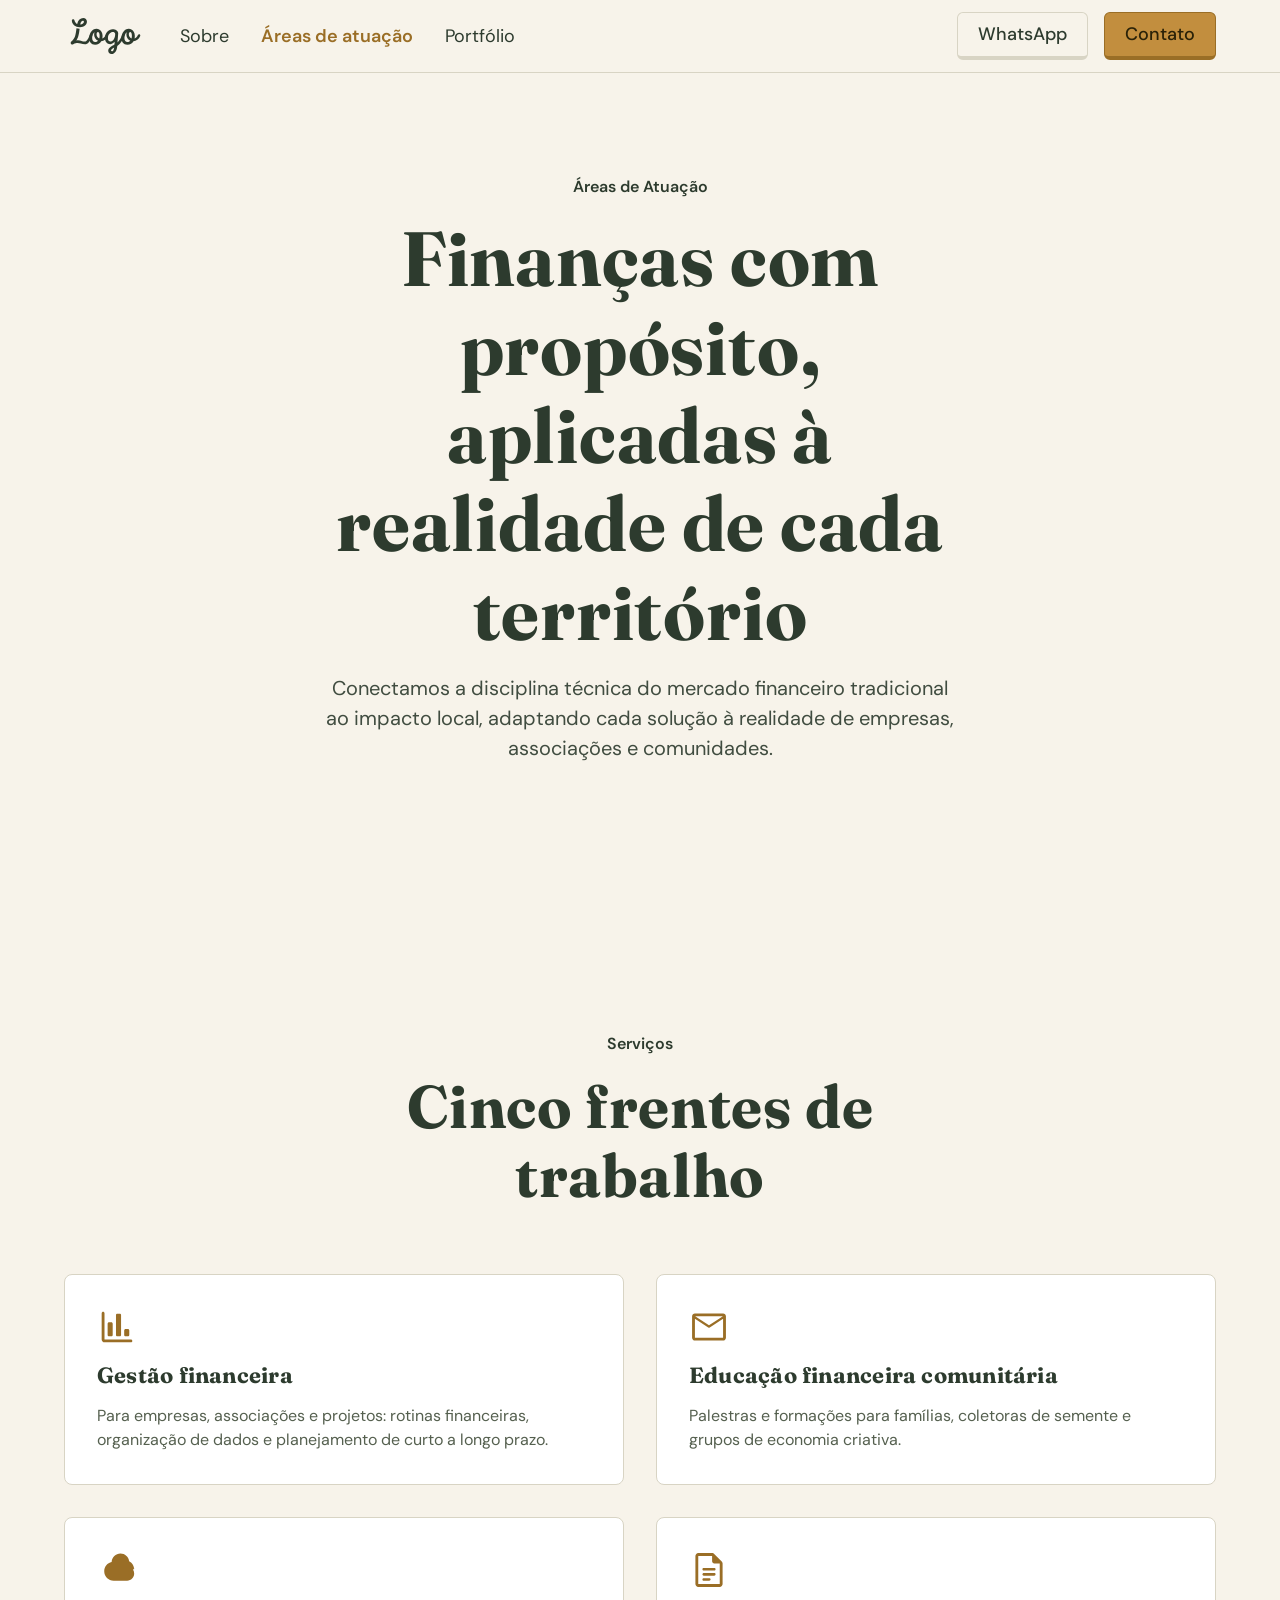
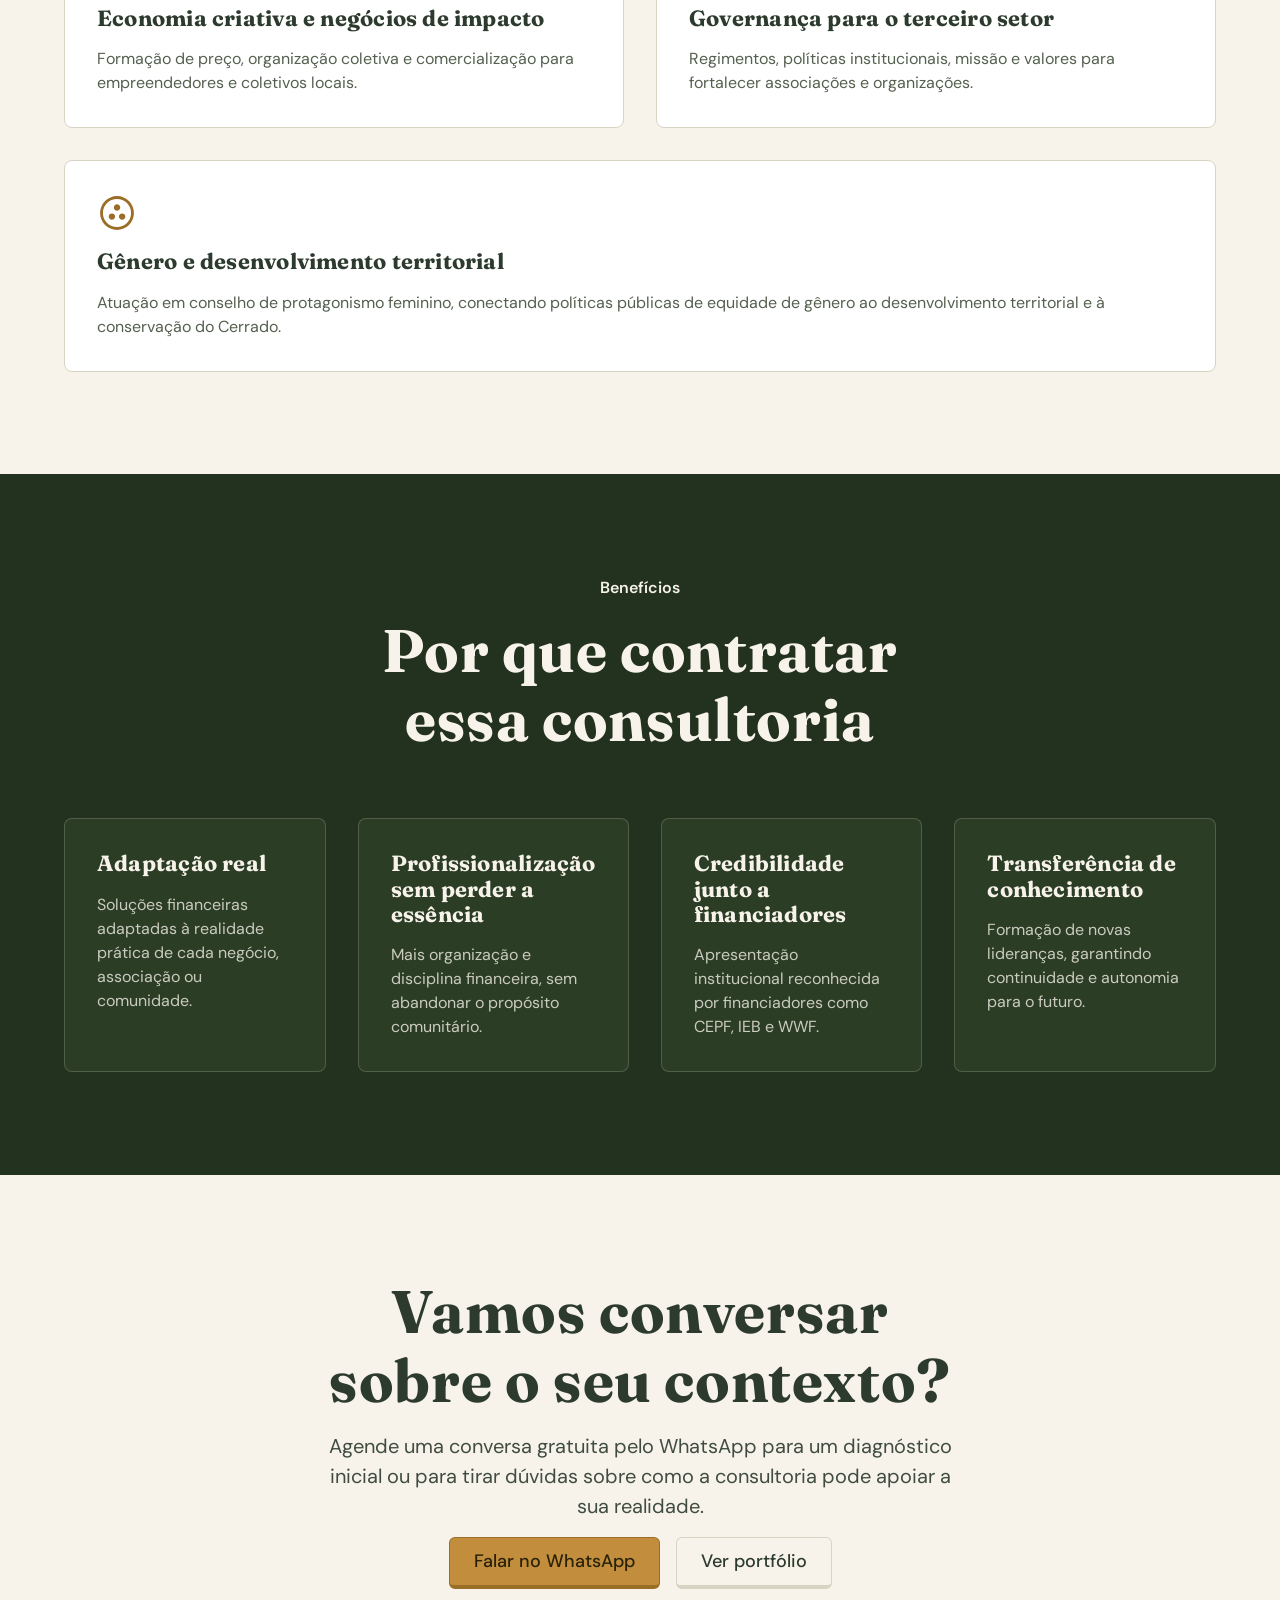
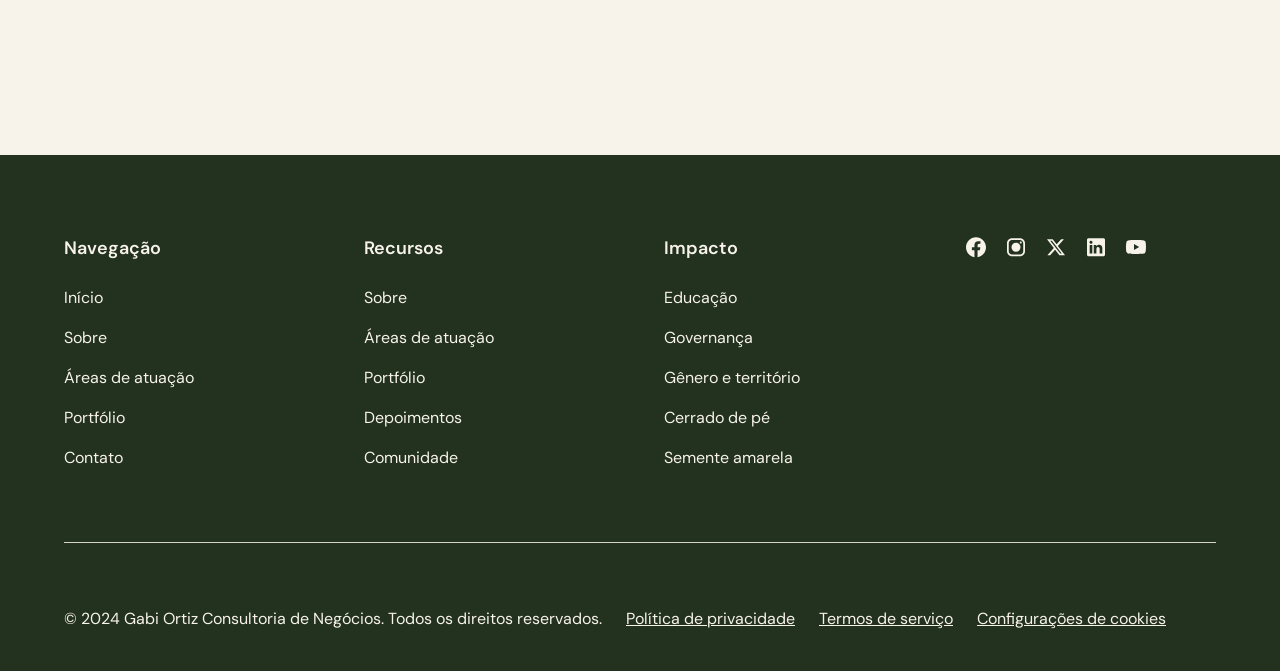
<file: areas-de-atuacao.html>
<!DOCTYPE html>
<html lang="pt-BR">
<head>
<meta charset="UTF-8" />
<meta name="viewport" content="width=device-width, initial-scale=1.0" />
<title>Áreas de Atuação — Gabi Ortiz Consultoria de Negócios</title>
<meta name="description" content="Gestão financeira, educação financeira comunitária, economia criativa, governança para o terceiro setor e gênero e território: as áreas de atuação da Gabi Ortiz Consultoria." />
<link rel="preconnect" href="https://fonts.googleapis.com" />
<link rel="preconnect" href="https://fonts.gstatic.com" crossorigin />
<link href="https://fonts.googleapis.com/css2?family=Fraunces:ital,opsz,wght@0,9..144,400;0,9..144,500;0,9..144,600;0,9..144,700;0,9..144,900&family=DM+Sans:ital,opsz,wght@0,9..40,400;0,9..40,500;0,9..40,600;0,9..40,700&display=swap" rel="stylesheet" />
<link rel="stylesheet" href="fig/site.css" />
</head>
<body>

<header class="navbar">
  <div class="wrap">
    <div class="navbar-left">
      <a href="index.html" class="logo" aria-label="Gabi Ortiz — página inicial">
        <svg viewBox="0 0 84 36" xmlns="http://www.w3.org/2000/svg" fill="currentColor">
          <g transform="translate(57.483,10.874)"><path d="M 16.428 6.207 L 16.391 6.244 C 16.651 5.538 17.172 5.278 17.618 5.278 C 18.25 5.278 18.807 5.761 18.807 6.467 C 18.807 6.616 18.807 6.802 18.733 7.025 C 17.432 10.37 14.681 12.08 12.005 12.34 C 10.779 14.421 8.772 15.945 5.91 15.945 C 1.821 15.945 0 12.712 0 9.181 C 0 4.832 2.75 0 7.359 0 C 8.363 0 9.218 0.223 9.924 0.52 C 12.005 1.301 13.343 4.014 13.343 6.913 C 13.343 7.843 13.269 8.772 13.046 9.664 C 14.421 9.181 15.722 8.065 16.428 6.207 Z M 8.66 3.048 L 8.66 3.011 C 7.843 3.011 7.359 4.088 7.359 5.389 C 7.359 7.285 8.4 9.032 10.035 9.664 C 10.296 8.846 10.407 7.917 10.407 6.839 C 10.407 4.758 9.775 3.048 8.66 3.048 Z M 5.947 13.232 C 6.988 13.232 8.028 12.786 8.846 11.857 C 6.43 10.779 4.906 8.251 4.906 5.835 C 4.906 5.018 5.055 4.163 5.278 3.419 C 3.791 4.646 2.936 7.062 2.936 9.181 C 2.936 11.931 4.237 13.232 5.947 13.232 Z"/></g>
          <g transform="translate(40.997,11.321)"><path d="M 17.06 5.761 L 17.023 5.798 C 17.283 5.092 17.729 4.795 18.175 4.795 C 18.807 4.795 19.439 5.352 19.439 6.058 C 19.439 6.244 19.402 6.393 19.327 6.579 C 17.878 10.11 15.722 14.235 12.266 16.651 L 12.191 17.395 C 11.782 21.855 9.515 24.68 6.653 24.68 C 4.497 24.68 3.234 23.193 3.234 21.446 C 3.234 18.287 6.467 17.135 9.478 15.202 C 9.552 14.421 9.589 13.529 9.627 12.526 C 8.14 14.161 6.542 14.83 5.129 14.83 C 2.304 14.83 0 12.526 0 8.995 C 0 3.568 3.568 0 7.545 0 L 7.582 0 C 10.296 0 13.195 1.45 13.195 4.051 C 13.195 4.906 12.823 9.552 12.526 13.158 C 14.533 11.262 16.205 8.177 17.06 5.761 Z M 5.538 12.154 C 6.913 12.154 8.772 11.299 9.924 7.099 C 10.11 6.17 10.221 5.352 10.184 4.386 C 9.961 3.382 9.106 2.788 7.88 2.788 C 5.352 2.788 2.936 5.203 2.936 8.883 C 2.936 11.113 3.977 12.154 5.538 12.154 Z M 6.95 21.966 L 6.988 21.966 C 7.768 21.966 8.623 21.446 9.181 18.101 C 7.545 19.067 6.021 20.034 6.021 21.186 C 6.021 21.669 6.393 21.966 6.95 21.966 Z"/></g>
          <g transform="translate(25.221,10.874)"><path d="M 16.428 6.207 L 16.391 6.244 C 16.651 5.538 17.172 5.278 17.618 5.278 C 18.25 5.278 18.807 5.761 18.807 6.467 C 18.807 6.616 18.807 6.802 18.733 7.025 C 17.432 10.37 14.681 12.08 12.005 12.34 C 10.779 14.421 8.772 15.945 5.91 15.945 C 1.821 15.945 0 12.712 0 9.181 C 0 4.832 2.75 0 7.359 0 C 8.363 0 9.218 0.223 9.924 0.52 C 12.005 1.301 13.343 4.014 13.343 6.913 C 13.343 7.843 13.269 8.772 13.046 9.664 C 14.421 9.181 15.722 8.065 16.428 6.207 Z M 8.66 3.048 L 8.66 3.011 C 7.842 3.011 7.359 4.088 7.359 5.389 C 7.359 7.285 8.4 9.032 10.035 9.664 C 10.296 8.846 10.407 7.917 10.407 6.839 C 10.407 4.758 9.775 3.048 8.66 3.048 Z M 5.947 13.232 C 6.988 13.232 8.028 12.786 8.846 11.857 C 6.43 10.779 4.906 8.251 4.906 5.835 C 4.906 5.018 5.055 4.163 5.278 3.419 C 3.791 4.646 2.936 7.062 2.936 9.181 C 2.936 11.931 4.237 13.232 5.947 13.232 Z"/></g>
          <g transform="translate(6.667,10.241)"><path d="M 20.443 5.667 C 19.923 5.667 19.476 5.927 19.179 6.634 C 18.213 9.087 16.206 13.25 14.161 13.25 C 12.874 13.25 11.878 12.959 10.871 12.664 C 9.843 12.364 8.805 12.06 7.434 12.06 C 6.951 12.06 6.282 12.135 5.65 12.246 C 7.553 9.65 8.264 6.507 8.953 0.564 C 7.656 0.482 6.601 0.242 5.831 0 C 5.01 7.536 4.077 10.41 0.669 13.25 C 0.223 13.621 0 14.142 0 14.662 C 0 15.48 0.706 16.186 1.598 16.186 C 1.896 16.186 2.23 16.075 2.565 15.926 C 4.46 15.071 5.613 14.848 7.025 14.848 C 7.923 14.848 8.998 15.105 10.149 15.38 C 11.474 15.697 12.9 16.037 14.273 16.037 C 17.284 16.037 19.253 13.101 21.446 7.414 C 21.558 7.228 21.595 7.005 21.595 6.819 C 21.595 6.113 21.038 5.667 20.443 5.667 Z"/></g>
          <g transform="translate(7.819,0)"><path d="M 4.868 8.703 C 5.541 8.938 6.592 9.211 7.954 9.292 L 8.177 9.292 C 12.377 9.292 15.128 6.69 15.128 3.568 C 15.128 1.561 13.567 0 11.374 0 C 8.437 0 6.393 2.007 5.352 5.984 C 4.051 5.278 3.159 4.014 2.713 2.416 C 2.49 1.635 2.007 1.152 1.338 1.152 C 0.52 1.152 0 1.784 0 2.639 C 0 5.166 1.97 7.582 4.869 8.698 L 4.868 8.703 Z M 8.4 6.579 C 8.958 4.014 9.85 2.788 11.039 2.788 C 11.671 2.788 12.08 3.159 12.08 3.828 C 12.08 5.055 10.779 6.505 8.4 6.579 Z" fill-rule="evenodd"/></g>
        </svg>
      </a>
      <nav class="nav-links">
        <a href="sobre.html">Sobre</a>
        <a href="areas-de-atuacao.html" class="active">Áreas de atuação</a>
        <a href="portfolio.html">Portfólio</a>
      </nav>
    </div>
    <div class="navbar-actions">
      <a class="btn btn-outline btn-sm" href="https://wa.me/5562999570087" target="_blank" rel="noopener">WhatsApp</a>
      <a class="btn btn-primary btn-sm" href="#contato">Contato</a>
    </div>
  </div>
</header>

<main>

  <section class="section">
    <div class="wrap section-head">
      <p class="eyebrow">Áreas de Atuação</p>
      <h1 class="display heading-1">Finanças com propósito, aplicadas à realidade de cada território</h1>
      <p class="lead">Conectamos a disciplina técnica do mercado financeiro tradicional ao impacto local, adaptando cada solução à realidade de empresas, associações e comunidades.</p>
    </div>
  </section>

  <section class="section">
    <div class="wrap section-head">
      <p class="eyebrow">Serviços</p>
      <h2 class="heading-2">Cinco frentes de trabalho</h2>
    </div>
    <div class="wrap grid grid-2">
      <div class="card" id="gestao-financeira">
        <svg class="icon" viewBox="0 0 24 24" fill="currentColor"><g transform="translate(2.797,2.862)"><path d="M 1.703 18.341 C 1.243 18.341 0.845 18.172 0.507 17.834 C 0.169 17.496 0 17.097 0 16.637 L 0 0.852 C 0 0.611 0.082 0.409 0.247 0.246 C 0.411 0.082 0.614 0 0.856 0 C 1.098 0 1.299 0.082 1.461 0.246 C 1.622 0.409 1.703 0.611 1.703 0.852 L 1.703 16.637 L 17.555 16.637 C 17.795 16.637 17.998 16.72 18.164 16.884 C 18.33 17.049 18.413 17.252 18.413 17.493 C 18.413 17.735 18.33 17.937 18.164 18.098 C 17.998 18.26 17.795 18.341 17.555 18.341 L 1.703 18.341 Z M 4.421 14.762 C 4.182 14.762 3.982 14.681 3.821 14.517 C 3.659 14.353 3.578 14.151 3.578 13.911 L 3.578 7.127 C 3.578 6.886 3.66 6.684 3.822 6.521 C 3.985 6.357 4.186 6.275 4.425 6.275 L 5.776 6.275 C 6.015 6.275 6.215 6.357 6.377 6.521 C 6.538 6.684 6.619 6.886 6.619 7.127 L 6.619 13.911 C 6.619 14.151 6.538 14.353 6.375 14.517 C 6.213 14.681 6.012 14.762 5.773 14.762 L 4.421 14.762 Z M 9.443 14.762 C 9.2 14.762 8.998 14.681 8.836 14.517 C 8.675 14.353 8.594 14.151 8.594 13.911 L 8.594 1.977 C 8.594 1.736 8.675 1.534 8.838 1.371 C 9.001 1.207 9.203 1.125 9.446 1.125 L 10.798 1.125 C 11.037 1.125 11.237 1.207 11.398 1.371 C 11.56 1.534 11.641 1.736 11.641 1.977 L 11.641 13.911 C 11.641 14.151 11.559 14.353 11.397 14.517 C 11.234 14.681 11.033 14.762 10.795 14.762 L 9.443 14.762 Z M 14.365 14.762 C 14.122 14.762 13.92 14.681 13.758 14.517 C 13.597 14.353 13.516 14.151 13.516 13.911 L 13.516 11.227 C 13.516 10.986 13.597 10.784 13.76 10.62 C 13.922 10.457 14.125 10.375 14.368 10.375 L 15.713 10.375 C 15.952 10.375 16.154 10.457 16.317 10.62 C 16.481 10.784 16.563 10.986 16.563 11.227 L 16.563 13.911 C 16.563 14.151 16.48 14.353 16.316 14.517 C 16.151 14.681 15.949 14.762 15.71 14.762 L 14.365 14.762 Z" fill-rule="evenodd"/></g></svg>
        <h3>Gestão financeira</h3>
        <p>Para empresas, associações e projetos: rotinas financeiras, organização de dados e planejamento de curto a longo prazo.</p>
      </div>
      <div class="card" id="educacao-financeira">
        <svg class="icon" viewBox="0 0 24 24" fill="currentColor"><g transform="translate(1.85,3.845)"><path d="M 1.703 16.305 C 1.243 16.305 0.844 16.136 0.507 15.798 C 0.169 15.461 0 15.062 0 14.602 L 0 1.709 C 0 1.248 0.169 0.847 0.507 0.508 C 0.844 0.169 1.243 0 1.703 0 L 18.596 0 C 19.057 0 19.458 0.169 19.796 0.508 C 20.135 0.847 20.305 1.248 20.305 1.709 L 20.305 14.602 C 20.305 15.062 20.135 15.461 19.796 15.798 C 19.458 16.136 19.057 16.305 18.596 16.305 L 1.703 16.305 Z M 18.596 3.222 L 10.61 8.48 C 10.532 8.521 10.458 8.555 10.39 8.582 C 10.321 8.609 10.241 8.623 10.15 8.623 C 10.058 8.623 9.978 8.609 9.909 8.582 C 9.841 8.555 9.767 8.521 9.689 8.48 L 1.703 3.222 L 1.703 14.602 L 18.596 14.602 L 18.596 3.222 Z M 10.15 7.159 L 18.496 1.709 L 1.828 1.709 L 10.15 7.159 Z M 1.703 3.415 L 1.703 2.339 L 1.703 2.359 L 1.703 1.709 L 1.703 2.35 L 1.703 2.321 L 1.703 3.415 Z" fill-rule="evenodd"/></g></svg>
        <h3>Educação financeira comunitária</h3>
        <p>Palestras e formações para famílias, coletoras de semente e grupos de economia criativa.</p>
      </div>
      <div class="card" id="economia-criativa">
        <svg class="icon" viewBox="0 0 24 24" fill="currentColor"><g transform="translate(2,1.845)"><path d="M 20.305 9.947 C 20.305 8.444 19.722 6.945 18.601 5.823 C 18.205 5.427 17.762 5.103 17.286 4.851 C 16.917 2.299 14.715 0.325 12.066 0.325 C 9.224 0.325 6.91 2.602 6.79 5.414 C 4.247 5.961 2.336 8.227 2.336 10.93 C 2.336 14.058 4.879 16.602 8.008 16.602 L 16.082 16.602 C 18.45 16.602 20.305 14.685 20.305 12.318 C 20.305 11.486 20.063 10.703 19.66 10.04 C 19.929 9.736 20.146 9.396 20.305 9.029 Z" fill-rule="evenodd"/></g></svg>
        <h3>Economia criativa e negócios de impacto</h3>
        <p>Formação de preço, organização coletiva e comercialização para empreendedores e coletivos locais.</p>
      </div>
      <div class="card" id="governanca">
        <svg class="icon" viewBox="0 0 24 24" fill="currentColor"><g transform="translate(3.85,1.845)"><path d="M 4.989 10.458 L 11.31 10.458 C 11.532 10.458 11.719 10.383 11.87 10.233 C 12.02 10.084 12.096 9.895 12.096 9.668 C 12.096 9.441 12.021 9.254 11.872 9.107 C 11.723 8.96 11.536 8.886 11.31 8.886 L 4.989 8.886 C 4.767 8.886 4.58 8.961 4.429 9.111 C 4.279 9.261 4.203 9.449 4.203 9.677 C 4.203 9.904 4.278 10.091 4.427 10.238 C 4.576 10.385 4.763 10.458 4.989 10.458 Z M 4.989 13.53 L 11.31 13.53 C 11.532 13.53 11.719 13.455 11.87 13.305 C 12.02 13.156 12.096 12.967 12.096 12.74 C 12.096 12.512 12.021 12.325 11.872 12.178 C 11.723 12.032 11.536 11.958 11.31 11.958 L 4.989 11.958 C 4.767 11.958 4.58 12.033 4.429 12.183 C 4.279 12.333 4.203 12.521 4.203 12.748 C 4.203 12.976 4.278 13.163 4.427 13.31 C 4.576 13.457 4.763 13.53 4.989 13.53 Z M 4.989 16.602 L 8.31 16.602 C 8.532 16.602 8.719 16.527 8.87 16.377 C 9.02 16.227 9.096 16.039 9.096 15.811 C 9.096 15.584 9.021 15.397 8.872 15.25 C 8.723 15.103 8.536 15.03 8.31 15.03 L 4.989 15.03 C 4.767 15.03 4.58 15.105 4.429 15.254 C 4.279 15.404 4.203 15.593 4.203 15.82 C 4.203 16.048 4.278 16.235 4.427 16.381 C 4.576 16.528 4.763 16.602 4.989 16.602 Z M 1.703 20.305 C 1.243 20.305 0.844 20.136 0.507 19.798 C 0.169 19.461 0 19.062 0 18.602 L 0 1.709 C 0 1.248 0.169 0.847 0.507 0.508 C 0.844 0.169 1.243 0 1.703 0 L 10.025 0 C 10.261 0 10.486 0.048 10.7 0.143 C 10.913 0.238 11.097 0.363 11.25 0.516 L 15.789 5.055 C 15.942 5.208 16.067 5.392 16.162 5.605 C 16.257 5.819 16.305 6.044 16.305 6.279 L 16.305 18.602 C 16.305 19.062 16.135 19.461 15.796 19.798 C 15.458 20.136 15.057 20.305 14.596 20.305 L 1.703 20.305 Z M 14.596 6.216 L 11.294 6.216 C 10.941 6.216 10.639 6.091 10.389 5.84 C 10.139 5.59 10.014 5.289 10.014 4.935 L 10.014 1.709 L 1.703 1.709 L 1.703 18.602 L 14.596 18.602 L 14.596 6.216 Z" fill-rule="evenodd"/></g></svg>
        <h3>Governança para o terceiro setor</h3>
        <p>Regimentos, políticas institucionais, missão e valores para fortalecer associações e organizações.</p>
      </div>
      <div class="card" id="genero-e-territorio" style="grid-column: span 2;">
        <svg class="icon" viewBox="0 0 24 24" fill="currentColor"><g transform="translate(1.85,1.845)"><path d="M 7.06 14.234 C 7.594 14.234 8.053 14.046 8.436 13.671 C 8.819 13.295 9.01 12.844 9.01 12.316 C 9.01 11.789 8.819 11.337 8.436 10.961 C 8.053 10.585 7.594 10.397 7.06 10.397 C 6.54 10.397 6.095 10.585 5.726 10.961 C 5.357 11.337 5.173 11.789 5.173 12.318 C 5.173 12.844 5.357 13.295 5.726 13.671 C 6.095 14.046 6.54 14.234 7.06 14.234 Z M 13.235 14.234 C 13.761 14.234 14.212 14.046 14.587 13.671 C 14.963 13.295 15.151 12.844 15.151 12.316 C 15.151 11.789 14.964 11.337 14.589 10.961 C 14.214 10.585 13.764 10.397 13.238 10.397 C 12.711 10.397 12.259 10.585 11.881 10.961 C 11.503 11.337 11.314 11.789 11.314 12.318 C 11.314 12.844 11.502 13.295 11.88 13.671 C 12.257 14.046 12.708 14.234 13.235 14.234 Z M 10.146 8.8 C 10.679 8.8 11.137 8.611 11.518 8.232 C 11.9 7.853 12.09 7.397 12.09 6.862 C 12.09 6.328 11.9 5.878 11.519 5.512 C 11.139 5.146 10.682 4.963 10.148 4.963 C 9.627 4.963 9.182 5.15 8.813 5.523 C 8.443 5.896 8.259 6.343 8.259 6.863 C 8.259 7.398 8.44 7.854 8.802 8.233 C 9.165 8.611 9.613 8.8 10.146 8.8 Z M 10.157 20.305 C 8.754 20.305 7.437 20.039 6.206 19.508 C 4.975 18.977 3.899 18.25 2.977 17.328 C 2.055 16.406 1.328 15.329 0.797 14.098 C 0.266 12.867 0 11.549 0 10.144 C 0 8.739 0.266 7.421 0.797 6.189 C 1.328 4.957 2.055 3.884 2.976 2.97 C 3.897 2.056 4.974 1.333 6.205 0.8 C 7.437 0.267 8.756 0 10.161 0 C 11.566 0 12.884 0.266 14.117 0.799 C 15.349 1.332 16.422 2.055 17.336 2.968 C 18.249 3.882 18.973 4.956 19.505 6.19 C 20.038 7.425 20.305 8.745 20.305 10.149 C 20.305 11.553 20.038 12.87 19.505 14.1 C 18.972 15.331 18.249 16.406 17.335 17.324 C 16.421 18.243 15.347 18.969 14.113 19.503 C 12.879 20.038 11.56 20.305 10.157 20.305 Z M 10.162 18.602 C 12.504 18.602 14.496 17.779 16.136 16.133 C 17.776 14.487 18.596 12.49 18.596 10.143 C 18.596 7.801 17.777 5.809 16.14 4.169 C 14.503 2.529 12.506 1.709 10.147 1.709 C 7.811 1.709 5.819 2.528 4.173 4.165 C 2.526 5.802 1.703 7.799 1.703 10.158 C 1.703 12.494 2.526 14.486 4.172 16.132 C 5.818 17.779 7.815 18.602 10.162 18.602 Z" fill-rule="evenodd"/></g></svg>
        <h3>Gênero e desenvolvimento territorial</h3>
        <p>Atuação em conselho de protagonismo feminino, conectando políticas públicas de equidade de gênero ao desenvolvimento territorial e à conservação do Cerrado.</p>
      </div>
    </div>
  </section>

  <section class="section on-dark">
    <div class="wrap section-head">
      <p class="eyebrow">Benefícios</p>
      <h2 class="heading-2">Por que contratar essa consultoria</h2>
    </div>
    <div class="wrap grid grid-4">
      <div class="card">
        <h3>Adaptação real</h3>
        <p>Soluções financeiras adaptadas à realidade prática de cada negócio, associação ou comunidade.</p>
      </div>
      <div class="card">
        <h3>Profissionalização sem perder a essência</h3>
        <p>Mais organização e disciplina financeira, sem abandonar o propósito comunitário.</p>
      </div>
      <div class="card">
        <h3>Credibilidade junto a financiadores</h3>
        <p>Apresentação institucional reconhecida por financiadores como CEPF, IEB e WWF.</p>
      </div>
      <div class="card">
        <h3>Transferência de conhecimento</h3>
        <p>Formação de novas lideranças, garantindo continuidade e autonomia para o futuro.</p>
      </div>
    </div>
  </section>

  <section class="section" id="contato">
    <div class="wrap section-head">
      <h2 class="heading-2">Vamos conversar sobre o seu contexto?</h2>
      <p class="lead">Agende uma conversa gratuita pelo WhatsApp para um diagnóstico inicial ou para tirar dúvidas sobre como a consultoria pode apoiar a sua realidade.</p>
      <div style="display:flex; gap:16px; flex-wrap:wrap; justify-content:center;">
        <a class="btn btn-primary" href="https://wa.me/5562999570087" target="_blank" rel="noopener">Falar no WhatsApp</a>
        <a class="btn btn-outline" href="portfolio.html">Ver portfólio</a>
      </div>
    </div>
  </section>

</main>

<footer class="footer">
  <div class="wrap">
    <div class="footer-top">
      <div class="footer-col">
        <h4>Navegação</h4>
        <a href="index.html">Início</a>
        <a href="sobre.html">Sobre</a>
        <a href="areas-de-atuacao.html">Áreas de atuação</a>
        <a href="portfolio.html">Portfólio</a>
        <a href="#contato">Contato</a>
      </div>
      <div class="footer-col">
        <h4>Recursos</h4>
        <a href="sobre.html">Sobre</a>
        <a href="areas-de-atuacao.html">Áreas de atuação</a>
        <a href="portfolio.html">Portfólio</a>
        <a href="portfolio.html#depoimentos">Depoimentos</a>
        <a href="areas-de-atuacao.html#genero-e-territorio">Comunidade</a>
      </div>
      <div class="footer-col">
        <h4>Impacto</h4>
        <a href="areas-de-atuacao.html#educacao-financeira">Educação</a>
        <a href="areas-de-atuacao.html#governanca">Governança</a>
        <a href="areas-de-atuacao.html#genero-e-territorio">Gênero e território</a>
        <a href="portfolio.html#cerrado-de-pe">Cerrado de pé</a>
        <a href="portfolio.html#semente-amarela">Semente amarela</a>
      </div>
      <div class="footer-social">
        <a href="#" aria-label="Facebook" target="_blank" rel="noopener"><svg viewBox="0 0 24 24" fill="currentColor"><g transform="translate(2,2.243)"><path d="M 20 10.061 C 20 4.505 15.523 0 10 0 C 4.477 0 0 4.505 0 10.061 C 0 15.083 3.657 19.245 8.438 20 L 8.438 12.969 L 5.898 12.969 L 5.898 10.061 L 8.438 10.061 L 8.438 7.845 C 8.438 5.323 9.93 3.93 12.215 3.93 C 13.309 3.93 14.453 4.127 14.453 4.127 L 14.453 6.603 L 13.192 6.603 C 11.95 6.603 11.563 7.378 11.563 8.174 L 11.563 10.061 L 14.336 10.061 L 13.893 12.969 L 11.563 12.969 L 11.563 20 C 16.343 19.245 20 15.083 20 10.061 Z" fill-rule="evenodd"/></g></svg></a>
        <a href="#" aria-label="Instagram" target="_blank" rel="noopener"><svg viewBox="0 0 24 24" fill="currentColor"><g transform="translate(3,3.243)"><path d="M 13 0 L 5 0 C 2.239 0 0 2.239 0 5 L 0 13 C 0 15.761 2.239 18 5 18 L 13 18 C 15.761 18 18 15.761 18 13 L 18 5 C 18 2.239 15.761 0 13 0 Z M 16.25 13 C 16.245 14.793 14.793 16.245 13 16.25 L 5 16.25 C 3.207 16.245 1.755 14.793 1.75 13 L 1.75 5 C 1.755 3.207 3.207 1.755 5 1.75 L 13 1.75 C 14.793 1.755 16.245 3.207 16.25 5 L 16.25 13 Z M 13.75 5.25 C 14.302 5.25 14.75 4.802 14.75 4.25 C 14.75 3.698 14.302 3.25 13.75 3.25 C 13.198 3.25 12.75 3.698 12.75 4.25 C 12.75 4.802 13.198 5.25 13.75 5.25 Z M 9 4.5 C 6.515 4.5 4.5 6.515 4.5 9 C 4.5 11.485 6.515 13.5 9 13.5 C 11.485 13.5 13.5 11.485 13.5 9 C 13.503 7.806 13.029 6.66 12.185 5.815 C 11.34 4.971 10.194 4.497 9 4.5 Z M 6.25 9 C 6.25 10.519 7.481 11.75 9 11.75 C 10.519 11.75 11.75 10.519 11.75 9 C 11.75 7.481 10.519 6.25 9 6.25 C 7.481 6.25 6.25 7.481 6.25 9 Z"/></g></svg></a>
        <a href="#" aria-label="X" target="_blank" rel="noopener"><svg viewBox="0 0 24 24" fill="currentColor"><g transform="translate(3,4.243)"><path d="M 14.176 0 L 16.936 0 L 10.906 6.777 L 18 16 L 12.446 16 L 8.095 10.407 L 3.117 16 L 0.355 16 L 6.805 8.751 L 0 0 L 5.695 0 L 9.628 5.113 L 14.176 0 Z M 13.207 14.375 L 14.737 14.375 L 4.864 1.539 L 3.223 1.539 L 13.207 14.375 Z" fill-rule="evenodd"/></g></svg></a>
        <a href="https://www.linkedin.com/in/gabriela-ortizsampaio-77a1421b0" aria-label="LinkedIn" target="_blank" rel="noopener"><svg viewBox="0 0 24 24" fill="currentColor"><g transform="translate(3,3.243)"><path d="M 1.5 0 C 0.672 0 0 0.672 0 1.5 L 0 16.5 C 0 17.328 0.672 18 1.5 18 L 16.5 18 C 17.328 18 18 17.328 18 16.5 L 18 1.5 C 18 0.672 17.328 0 16.5 0 L 1.5 0 Z M 5.521 4.003 C 5.526 4.959 4.811 5.548 3.961 5.544 C 3.161 5.54 2.464 4.903 2.468 4.004 C 2.472 3.159 3.14 2.48 4.008 2.499 C 4.888 2.519 5.526 3.165 5.521 4.003 Z M 9.28 6.762 L 6.76 6.762 L 6.758 6.762 L 6.758 15.322 L 9.422 15.322 L 9.422 15.122 C 9.422 14.742 9.421 14.362 9.421 13.982 C 9.42 12.968 9.419 11.953 9.425 10.94 C 9.426 10.694 9.437 10.438 9.5 10.203 C 9.738 9.325 10.527 8.759 11.407 8.898 C 11.973 8.986 12.347 9.314 12.504 9.847 C 12.601 10.18 12.645 10.539 12.649 10.886 C 12.661 11.934 12.659 12.981 12.657 14.029 C 12.657 14.399 12.656 14.769 12.656 15.139 L 12.656 15.32 L 15.328 15.32 L 15.328 15.115 C 15.328 14.663 15.328 14.211 15.327 13.759 C 15.327 12.63 15.326 11.5 15.329 10.37 C 15.331 9.86 15.276 9.356 15.151 8.863 C 14.964 8.129 14.577 7.521 13.948 7.082 C 13.503 6.77 13.013 6.569 12.466 6.547 C 12.404 6.544 12.341 6.541 12.278 6.537 C 11.998 6.522 11.714 6.507 11.447 6.561 C 10.682 6.714 10.01 7.064 9.502 7.681 C 9.443 7.752 9.385 7.824 9.299 7.931 L 9.28 7.956 L 9.28 6.762 Z M 2.682 15.324 L 5.332 15.324 L 5.332 6.767 L 2.682 6.767 L 2.682 15.324 Z" fill-rule="evenodd"/></g></svg></a>
        <a href="#" aria-label="YouTube" target="_blank" rel="noopener"><svg viewBox="0 0 24 24" fill="currentColor"><g transform="translate(1.986,5)"><path d="M 19.607 2.203 C 19.493 1.78 19.271 1.395 18.961 1.085 C 18.652 0.775 18.267 0.552 17.845 0.437 C 16.279 0.007 10.014 0 10.014 0 C 10.014 0 3.75 -0.007 2.183 0.404 C 1.761 0.524 1.377 0.751 1.068 1.062 C 0.758 1.373 0.534 1.759 0.417 2.182 C 0.004 3.748 0 6.996 0 6.996 C 0 6.996 -0.004 10.26 0.406 11.81 C 0.636 12.667 1.311 13.344 2.169 13.575 C 3.751 14.005 9.999 14.012 9.999 14.012 C 9.999 14.012 16.264 14.019 17.83 13.609 C 18.252 13.494 18.638 13.271 18.948 12.962 C 19.258 12.653 19.481 12.268 19.597 11.846 C 20.011 10.281 20.014 7.034 20.014 7.034 C 20.014 7.034 20.034 3.769 19.607 2.203 Z M 8.01 10.005 L 8.015 4.005 L 13.222 7.01 L 8.01 10.005 Z" fill-rule="evenodd"/></g></svg></a>
      </div>
    </div>
    <hr class="divider" />
    <div class="footer-bottom">
      <div class="footer-bottom-links">
        <span class="footer-copy">© 2024 Gabi Ortiz Consultoria de Negócios. Todos os direitos reservados.</span>
        <a href="#">Política de privacidade</a>
        <a href="#">Termos de serviço</a>
        <a href="#">Configurações de cookies</a>
      </div>
    </div>
  </div>
</footer>

</body>
</html>
</file>
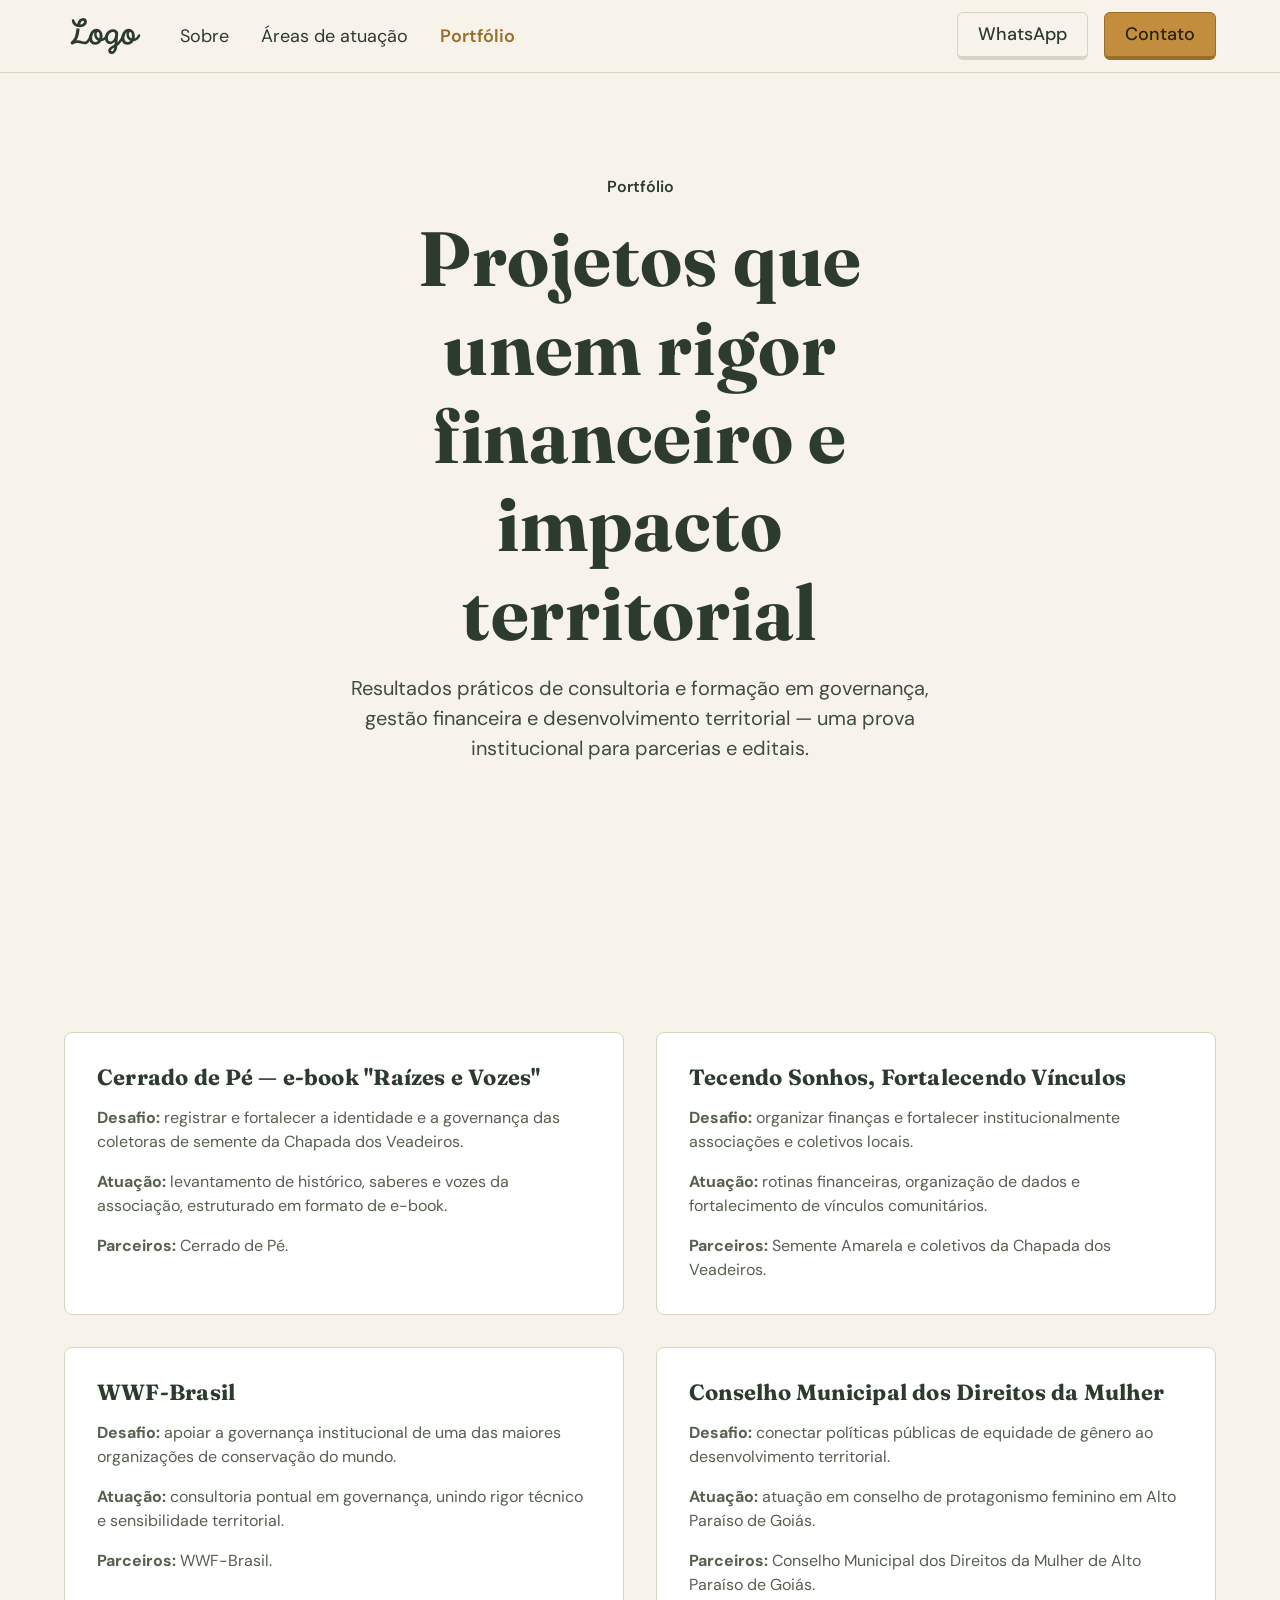
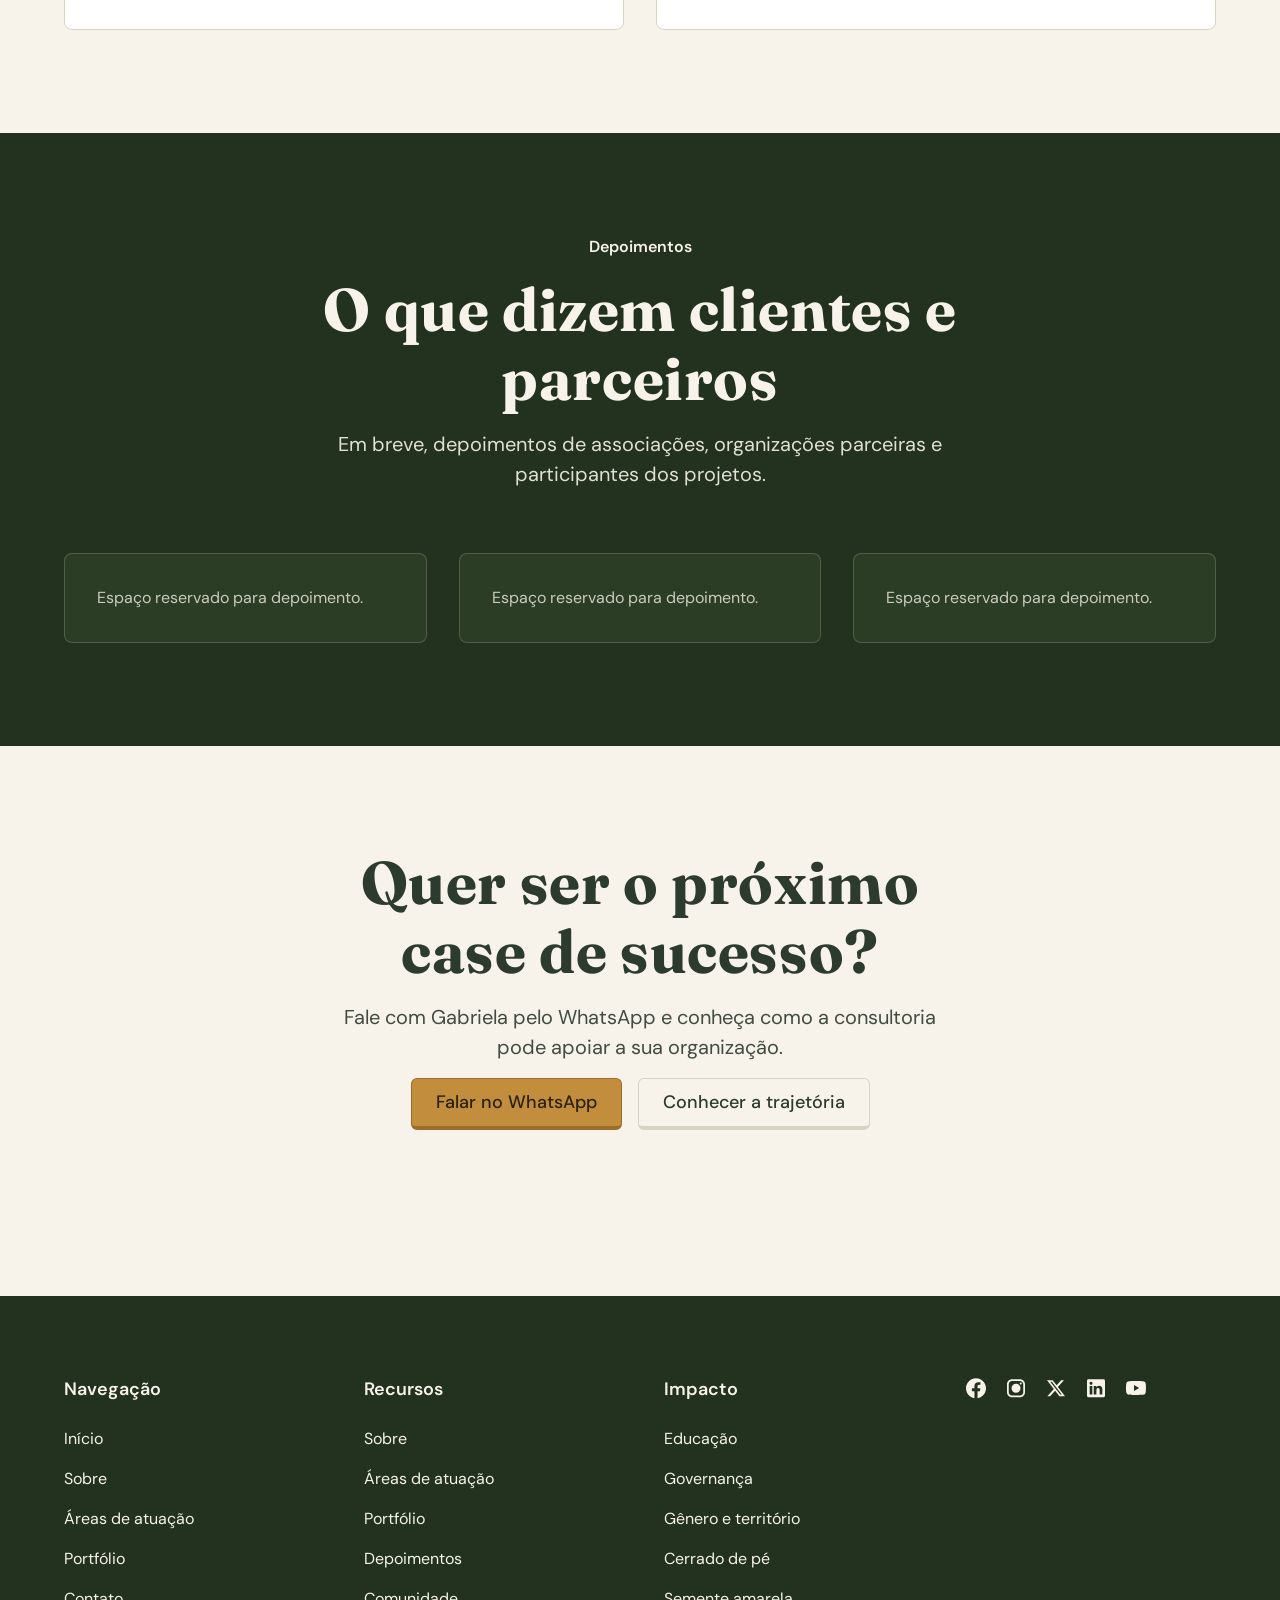
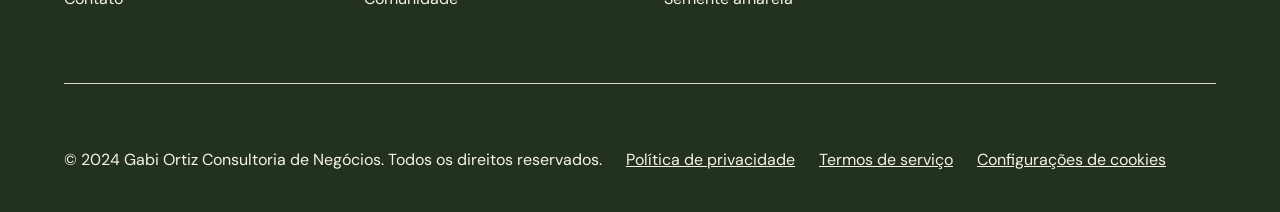
<file: portfolio.html>
<!DOCTYPE html>
<html lang="pt-BR">
<head>
<meta charset="UTF-8" />
<meta name="viewport" content="width=device-width, initial-scale=1.0" />
<title>Portfólio — Gabi Ortiz Consultoria de Negócios</title>
<meta name="description" content="Cases e projetos de impacto territorial e institucional: Cerrado de Pé, Tecendo Sonhos Fortalecendo Vínculos, WWF-Brasil e Conselho da Mulher." />
<link rel="preconnect" href="https://fonts.googleapis.com" />
<link rel="preconnect" href="https://fonts.gstatic.com" crossorigin />
<link href="https://fonts.googleapis.com/css2?family=Fraunces:ital,opsz,wght@0,9..144,400;0,9..144,500;0,9..144,600;0,9..144,700;0,9..144,900&family=DM+Sans:ital,opsz,wght@0,9..40,400;0,9..40,500;0,9..40,600;0,9..40,700&display=swap" rel="stylesheet" />
<link rel="stylesheet" href="fig/site.css" />
</head>
<body>

<header class="navbar">
  <div class="wrap">
    <div class="navbar-left">
      <a href="index.html" class="logo" aria-label="Gabi Ortiz — página inicial">
        <svg viewBox="0 0 84 36" xmlns="http://www.w3.org/2000/svg" fill="currentColor">
          <g transform="translate(57.483,10.874)"><path d="M 16.428 6.207 L 16.391 6.244 C 16.651 5.538 17.172 5.278 17.618 5.278 C 18.25 5.278 18.807 5.761 18.807 6.467 C 18.807 6.616 18.807 6.802 18.733 7.025 C 17.432 10.37 14.681 12.08 12.005 12.34 C 10.779 14.421 8.772 15.945 5.91 15.945 C 1.821 15.945 0 12.712 0 9.181 C 0 4.832 2.75 0 7.359 0 C 8.363 0 9.218 0.223 9.924 0.52 C 12.005 1.301 13.343 4.014 13.343 6.913 C 13.343 7.843 13.269 8.772 13.046 9.664 C 14.421 9.181 15.722 8.065 16.428 6.207 Z M 8.66 3.048 L 8.66 3.011 C 7.843 3.011 7.359 4.088 7.359 5.389 C 7.359 7.285 8.4 9.032 10.035 9.664 C 10.296 8.846 10.407 7.917 10.407 6.839 C 10.407 4.758 9.775 3.048 8.66 3.048 Z M 5.947 13.232 C 6.988 13.232 8.028 12.786 8.846 11.857 C 6.43 10.779 4.906 8.251 4.906 5.835 C 4.906 5.018 5.055 4.163 5.278 3.419 C 3.791 4.646 2.936 7.062 2.936 9.181 C 2.936 11.931 4.237 13.232 5.947 13.232 Z"/></g>
          <g transform="translate(40.997,11.321)"><path d="M 17.06 5.761 L 17.023 5.798 C 17.283 5.092 17.729 4.795 18.175 4.795 C 18.807 4.795 19.439 5.352 19.439 6.058 C 19.439 6.244 19.402 6.393 19.327 6.579 C 17.878 10.11 15.722 14.235 12.266 16.651 L 12.191 17.395 C 11.782 21.855 9.515 24.68 6.653 24.68 C 4.497 24.68 3.234 23.193 3.234 21.446 C 3.234 18.287 6.467 17.135 9.478 15.202 C 9.552 14.421 9.589 13.529 9.627 12.526 C 8.14 14.161 6.542 14.83 5.129 14.83 C 2.304 14.83 0 12.526 0 8.995 C 0 3.568 3.568 0 7.545 0 L 7.582 0 C 10.296 0 13.195 1.45 13.195 4.051 C 13.195 4.906 12.823 9.552 12.526 13.158 C 14.533 11.262 16.205 8.177 17.06 5.761 Z M 5.538 12.154 C 6.913 12.154 8.772 11.299 9.924 7.099 C 10.11 6.17 10.221 5.352 10.184 4.386 C 9.961 3.382 9.106 2.788 7.88 2.788 C 5.352 2.788 2.936 5.203 2.936 8.883 C 2.936 11.113 3.977 12.154 5.538 12.154 Z M 6.95 21.966 L 6.988 21.966 C 7.768 21.966 8.623 21.446 9.181 18.101 C 7.545 19.067 6.021 20.034 6.021 21.186 C 6.021 21.669 6.393 21.966 6.95 21.966 Z"/></g>
          <g transform="translate(25.221,10.874)"><path d="M 16.428 6.207 L 16.391 6.244 C 16.651 5.538 17.172 5.278 17.618 5.278 C 18.25 5.278 18.807 5.761 18.807 6.467 C 18.807 6.616 18.807 6.802 18.733 7.025 C 17.432 10.37 14.681 12.08 12.005 12.34 C 10.779 14.421 8.772 15.945 5.91 15.945 C 1.821 15.945 0 12.712 0 9.181 C 0 4.832 2.75 0 7.359 0 C 8.363 0 9.218 0.223 9.924 0.52 C 12.005 1.301 13.343 4.014 13.343 6.913 C 13.343 7.843 13.269 8.772 13.046 9.664 C 14.421 9.181 15.722 8.065 16.428 6.207 Z M 8.66 3.048 L 8.66 3.011 C 7.842 3.011 7.359 4.088 7.359 5.389 C 7.359 7.285 8.4 9.032 10.035 9.664 C 10.296 8.846 10.407 7.917 10.407 6.839 C 10.407 4.758 9.775 3.048 8.66 3.048 Z M 5.947 13.232 C 6.988 13.232 8.028 12.786 8.846 11.857 C 6.43 10.779 4.906 8.251 4.906 5.835 C 4.906 5.018 5.055 4.163 5.278 3.419 C 3.791 4.646 2.936 7.062 2.936 9.181 C 2.936 11.931 4.237 13.232 5.947 13.232 Z"/></g>
          <g transform="translate(6.667,10.241)"><path d="M 20.443 5.667 C 19.923 5.667 19.476 5.927 19.179 6.634 C 18.213 9.087 16.206 13.25 14.161 13.25 C 12.874 13.25 11.878 12.959 10.871 12.664 C 9.843 12.364 8.805 12.06 7.434 12.06 C 6.951 12.06 6.282 12.135 5.65 12.246 C 7.553 9.65 8.264 6.507 8.953 0.564 C 7.656 0.482 6.601 0.242 5.831 0 C 5.01 7.536 4.077 10.41 0.669 13.25 C 0.223 13.621 0 14.142 0 14.662 C 0 15.48 0.706 16.186 1.598 16.186 C 1.896 16.186 2.23 16.075 2.565 15.926 C 4.46 15.071 5.613 14.848 7.025 14.848 C 7.923 14.848 8.998 15.105 10.149 15.38 C 11.474 15.697 12.9 16.037 14.273 16.037 C 17.284 16.037 19.253 13.101 21.446 7.414 C 21.558 7.228 21.595 7.005 21.595 6.819 C 21.595 6.113 21.038 5.667 20.443 5.667 Z"/></g>
          <g transform="translate(7.819,0)"><path d="M 4.868 8.703 C 5.541 8.938 6.592 9.211 7.954 9.292 L 8.177 9.292 C 12.377 9.292 15.128 6.69 15.128 3.568 C 15.128 1.561 13.567 0 11.374 0 C 8.437 0 6.393 2.007 5.352 5.984 C 4.051 5.278 3.159 4.014 2.713 2.416 C 2.49 1.635 2.007 1.152 1.338 1.152 C 0.52 1.152 0 1.784 0 2.639 C 0 5.166 1.97 7.582 4.869 8.698 L 4.868 8.703 Z M 8.4 6.579 C 8.958 4.014 9.85 2.788 11.039 2.788 C 11.671 2.788 12.08 3.159 12.08 3.828 C 12.08 5.055 10.779 6.505 8.4 6.579 Z" fill-rule="evenodd"/></g>
        </svg>
      </a>
      <nav class="nav-links">
        <a href="sobre.html">Sobre</a>
        <a href="areas-de-atuacao.html">Áreas de atuação</a>
        <a href="portfolio.html" class="active">Portfólio</a>
      </nav>
    </div>
    <div class="navbar-actions">
      <a class="btn btn-outline btn-sm" href="https://wa.me/5562999570087" target="_blank" rel="noopener">WhatsApp</a>
      <a class="btn btn-primary btn-sm" href="#contato">Contato</a>
    </div>
  </div>
</header>

<main>

  <section class="section">
    <div class="wrap section-head">
      <p class="eyebrow">Portfólio</p>
      <h1 class="display heading-1">Projetos que unem rigor financeiro e impacto territorial</h1>
      <p class="lead">Resultados práticos de consultoria e formação em governança, gestão financeira e desenvolvimento territorial — uma prova institucional para parcerias e editais.</p>
    </div>
  </section>

  <section class="section">
    <div class="wrap grid grid-2">
      <div class="card" id="cerrado-de-pe">
        <h3>Cerrado de Pé — e-book "Raízes e Vozes"</h3>
        <p><strong>Desafio:</strong> registrar e fortalecer a identidade e a governança das coletoras de semente da Chapada dos Veadeiros.</p>
        <p><strong>Atuação:</strong> levantamento de histórico, saberes e vozes da associação, estruturado em formato de e-book.</p>
        <p><strong>Parceiros:</strong> Cerrado de Pé.</p>
      </div>
      <div class="card" id="semente-amarela">
        <h3>Tecendo Sonhos, Fortalecendo Vínculos</h3>
        <p><strong>Desafio:</strong> organizar finanças e fortalecer institucionalmente associações e coletivos locais.</p>
        <p><strong>Atuação:</strong> rotinas financeiras, organização de dados e fortalecimento de vínculos comunitários.</p>
        <p><strong>Parceiros:</strong> Semente Amarela e coletivos da Chapada dos Veadeiros.</p>
      </div>
      <div class="card">
        <h3>WWF-Brasil</h3>
        <p><strong>Desafio:</strong> apoiar a governança institucional de uma das maiores organizações de conservação do mundo.</p>
        <p><strong>Atuação:</strong> consultoria pontual em governança, unindo rigor técnico e sensibilidade territorial.</p>
        <p><strong>Parceiros:</strong> WWF-Brasil.</p>
      </div>
      <div class="card">
        <h3>Conselho Municipal dos Direitos da Mulher</h3>
        <p><strong>Desafio:</strong> conectar políticas públicas de equidade de gênero ao desenvolvimento territorial.</p>
        <p><strong>Atuação:</strong> atuação em conselho de protagonismo feminino em Alto Paraíso de Goiás.</p>
        <p><strong>Parceiros:</strong> Conselho Municipal dos Direitos da Mulher de Alto Paraíso de Goiás.</p>
      </div>
    </div>
  </section>

  <section class="section on-dark" id="depoimentos">
    <div class="wrap section-head">
      <p class="eyebrow">Depoimentos</p>
      <h2 class="heading-2">O que dizem clientes e parceiros</h2>
      <p class="lead">Em breve, depoimentos de associações, organizações parceiras e participantes dos projetos.</p>
    </div>
    <div class="wrap grid grid-3">
      <div class="card"><p>Espaço reservado para depoimento.</p></div>
      <div class="card"><p>Espaço reservado para depoimento.</p></div>
      <div class="card"><p>Espaço reservado para depoimento.</p></div>
    </div>
  </section>

  <section class="section" id="contato">
    <div class="wrap section-head">
      <h2 class="heading-2">Quer ser o próximo case de sucesso?</h2>
      <p class="lead">Fale com Gabriela pelo WhatsApp e conheça como a consultoria pode apoiar a sua organização.</p>
      <div style="display:flex; gap:16px; flex-wrap:wrap; justify-content:center;">
        <a class="btn btn-primary" href="https://wa.me/5562999570087" target="_blank" rel="noopener">Falar no WhatsApp</a>
        <a class="btn btn-outline" href="sobre.html">Conhecer a trajetória</a>
      </div>
    </div>
  </section>

</main>

<footer class="footer">
  <div class="wrap">
    <div class="footer-top">
      <div class="footer-col">
        <h4>Navegação</h4>
        <a href="index.html">Início</a>
        <a href="sobre.html">Sobre</a>
        <a href="areas-de-atuacao.html">Áreas de atuação</a>
        <a href="portfolio.html">Portfólio</a>
        <a href="#contato">Contato</a>
      </div>
      <div class="footer-col">
        <h4>Recursos</h4>
        <a href="sobre.html">Sobre</a>
        <a href="areas-de-atuacao.html">Áreas de atuação</a>
        <a href="portfolio.html">Portfólio</a>
        <a href="portfolio.html#depoimentos">Depoimentos</a>
        <a href="areas-de-atuacao.html#genero-e-territorio">Comunidade</a>
      </div>
      <div class="footer-col">
        <h4>Impacto</h4>
        <a href="areas-de-atuacao.html#educacao-financeira">Educação</a>
        <a href="areas-de-atuacao.html#governanca">Governança</a>
        <a href="areas-de-atuacao.html#genero-e-territorio">Gênero e território</a>
        <a href="portfolio.html#cerrado-de-pe">Cerrado de pé</a>
        <a href="portfolio.html#semente-amarela">Semente amarela</a>
      </div>
      <div class="footer-social">
        <a href="#" aria-label="Facebook" target="_blank" rel="noopener"><svg viewBox="0 0 24 24" fill="currentColor"><g transform="translate(2,2.243)"><path d="M 20 10.061 C 20 4.505 15.523 0 10 0 C 4.477 0 0 4.505 0 10.061 C 0 15.083 3.657 19.245 8.438 20 L 8.438 12.969 L 5.898 12.969 L 5.898 10.061 L 8.438 10.061 L 8.438 7.845 C 8.438 5.323 9.93 3.93 12.215 3.93 C 13.309 3.93 14.453 4.127 14.453 4.127 L 14.453 6.603 L 13.192 6.603 C 11.95 6.603 11.563 7.378 11.563 8.174 L 11.563 10.061 L 14.336 10.061 L 13.893 12.969 L 11.563 12.969 L 11.563 20 C 16.343 19.245 20 15.083 20 10.061 Z" fill-rule="evenodd"/></g></svg></a>
        <a href="#" aria-label="Instagram" target="_blank" rel="noopener"><svg viewBox="0 0 24 24" fill="currentColor"><g transform="translate(3,3.243)"><path d="M 13 0 L 5 0 C 2.239 0 0 2.239 0 5 L 0 13 C 0 15.761 2.239 18 5 18 L 13 18 C 15.761 18 18 15.761 18 13 L 18 5 C 18 2.239 15.761 0 13 0 Z M 16.25 13 C 16.245 14.793 14.793 16.245 13 16.25 L 5 16.25 C 3.207 16.245 1.755 14.793 1.75 13 L 1.75 5 C 1.755 3.207 3.207 1.755 5 1.75 L 13 1.75 C 14.793 1.755 16.245 3.207 16.25 5 L 16.25 13 Z M 13.75 5.25 C 14.302 5.25 14.75 4.802 14.75 4.25 C 14.75 3.698 14.302 3.25 13.75 3.25 C 13.198 3.25 12.75 3.698 12.75 4.25 C 12.75 4.802 13.198 5.25 13.75 5.25 Z M 9 4.5 C 6.515 4.5 4.5 6.515 4.5 9 C 4.5 11.485 6.515 13.5 9 13.5 C 11.485 13.5 13.5 11.485 13.5 9 C 13.503 7.806 13.029 6.66 12.185 5.815 C 11.34 4.971 10.194 4.497 9 4.5 Z M 6.25 9 C 6.25 10.519 7.481 11.75 9 11.75 C 10.519 11.75 11.75 10.519 11.75 9 C 11.75 7.481 10.519 6.25 9 6.25 C 7.481 6.25 6.25 7.481 6.25 9 Z"/></g></svg></a>
        <a href="#" aria-label="X" target="_blank" rel="noopener"><svg viewBox="0 0 24 24" fill="currentColor"><g transform="translate(3,4.243)"><path d="M 14.176 0 L 16.936 0 L 10.906 6.777 L 18 16 L 12.446 16 L 8.095 10.407 L 3.117 16 L 0.355 16 L 6.805 8.751 L 0 0 L 5.695 0 L 9.628 5.113 L 14.176 0 Z M 13.207 14.375 L 14.737 14.375 L 4.864 1.539 L 3.223 1.539 L 13.207 14.375 Z" fill-rule="evenodd"/></g></svg></a>
        <a href="https://www.linkedin.com/in/gabriela-ortizsampaio-77a1421b0" aria-label="LinkedIn" target="_blank" rel="noopener"><svg viewBox="0 0 24 24" fill="currentColor"><g transform="translate(3,3.243)"><path d="M 1.5 0 C 0.672 0 0 0.672 0 1.5 L 0 16.5 C 0 17.328 0.672 18 1.5 18 L 16.5 18 C 17.328 18 18 17.328 18 16.5 L 18 1.5 C 18 0.672 17.328 0 16.5 0 L 1.5 0 Z M 5.521 4.003 C 5.526 4.959 4.811 5.548 3.961 5.544 C 3.161 5.54 2.464 4.903 2.468 4.004 C 2.472 3.159 3.14 2.48 4.008 2.499 C 4.888 2.519 5.526 3.165 5.521 4.003 Z M 9.28 6.762 L 6.76 6.762 L 6.758 6.762 L 6.758 15.322 L 9.422 15.322 L 9.422 15.122 C 9.422 14.742 9.421 14.362 9.421 13.982 C 9.42 12.968 9.419 11.953 9.425 10.94 C 9.426 10.694 9.437 10.438 9.5 10.203 C 9.738 9.325 10.527 8.759 11.407 8.898 C 11.973 8.986 12.347 9.314 12.504 9.847 C 12.601 10.18 12.645 10.539 12.649 10.886 C 12.661 11.934 12.659 12.981 12.657 14.029 C 12.657 14.399 12.656 14.769 12.656 15.139 L 12.656 15.32 L 15.328 15.32 L 15.328 15.115 C 15.328 14.663 15.328 14.211 15.327 13.759 C 15.327 12.63 15.326 11.5 15.329 10.37 C 15.331 9.86 15.276 9.356 15.151 8.863 C 14.964 8.129 14.577 7.521 13.948 7.082 C 13.503 6.77 13.013 6.569 12.466 6.547 C 12.404 6.544 12.341 6.541 12.278 6.537 C 11.998 6.522 11.714 6.507 11.447 6.561 C 10.682 6.714 10.01 7.064 9.502 7.681 C 9.443 7.752 9.385 7.824 9.299 7.931 L 9.28 7.956 L 9.28 6.762 Z M 2.682 15.324 L 5.332 15.324 L 5.332 6.767 L 2.682 6.767 L 2.682 15.324 Z" fill-rule="evenodd"/></g></svg></a>
        <a href="#" aria-label="YouTube" target="_blank" rel="noopener"><svg viewBox="0 0 24 24" fill="currentColor"><g transform="translate(1.986,5)"><path d="M 19.607 2.203 C 19.493 1.78 19.271 1.395 18.961 1.085 C 18.652 0.775 18.267 0.552 17.845 0.437 C 16.279 0.007 10.014 0 10.014 0 C 10.014 0 3.75 -0.007 2.183 0.404 C 1.761 0.524 1.377 0.751 1.068 1.062 C 0.758 1.373 0.534 1.759 0.417 2.182 C 0.004 3.748 0 6.996 0 6.996 C 0 6.996 -0.004 10.26 0.406 11.81 C 0.636 12.667 1.311 13.344 2.169 13.575 C 3.751 14.005 9.999 14.012 9.999 14.012 C 9.999 14.012 16.264 14.019 17.83 13.609 C 18.252 13.494 18.638 13.271 18.948 12.962 C 19.258 12.653 19.481 12.268 19.597 11.846 C 20.011 10.281 20.014 7.034 20.014 7.034 C 20.014 7.034 20.034 3.769 19.607 2.203 Z M 8.01 10.005 L 8.015 4.005 L 13.222 7.01 L 8.01 10.005 Z" fill-rule="evenodd"/></g></svg></a>
      </div>
    </div>
    <hr class="divider" />
    <div class="footer-bottom">
      <div class="footer-bottom-links">
        <span class="footer-copy">© 2024 Gabi Ortiz Consultoria de Negócios. Todos os direitos reservados.</span>
        <a href="#">Política de privacidade</a>
        <a href="#">Termos de serviço</a>
        <a href="#">Configurações de cookies</a>
      </div>
    </div>
  </div>
</footer>

</body>
</html>
</file>
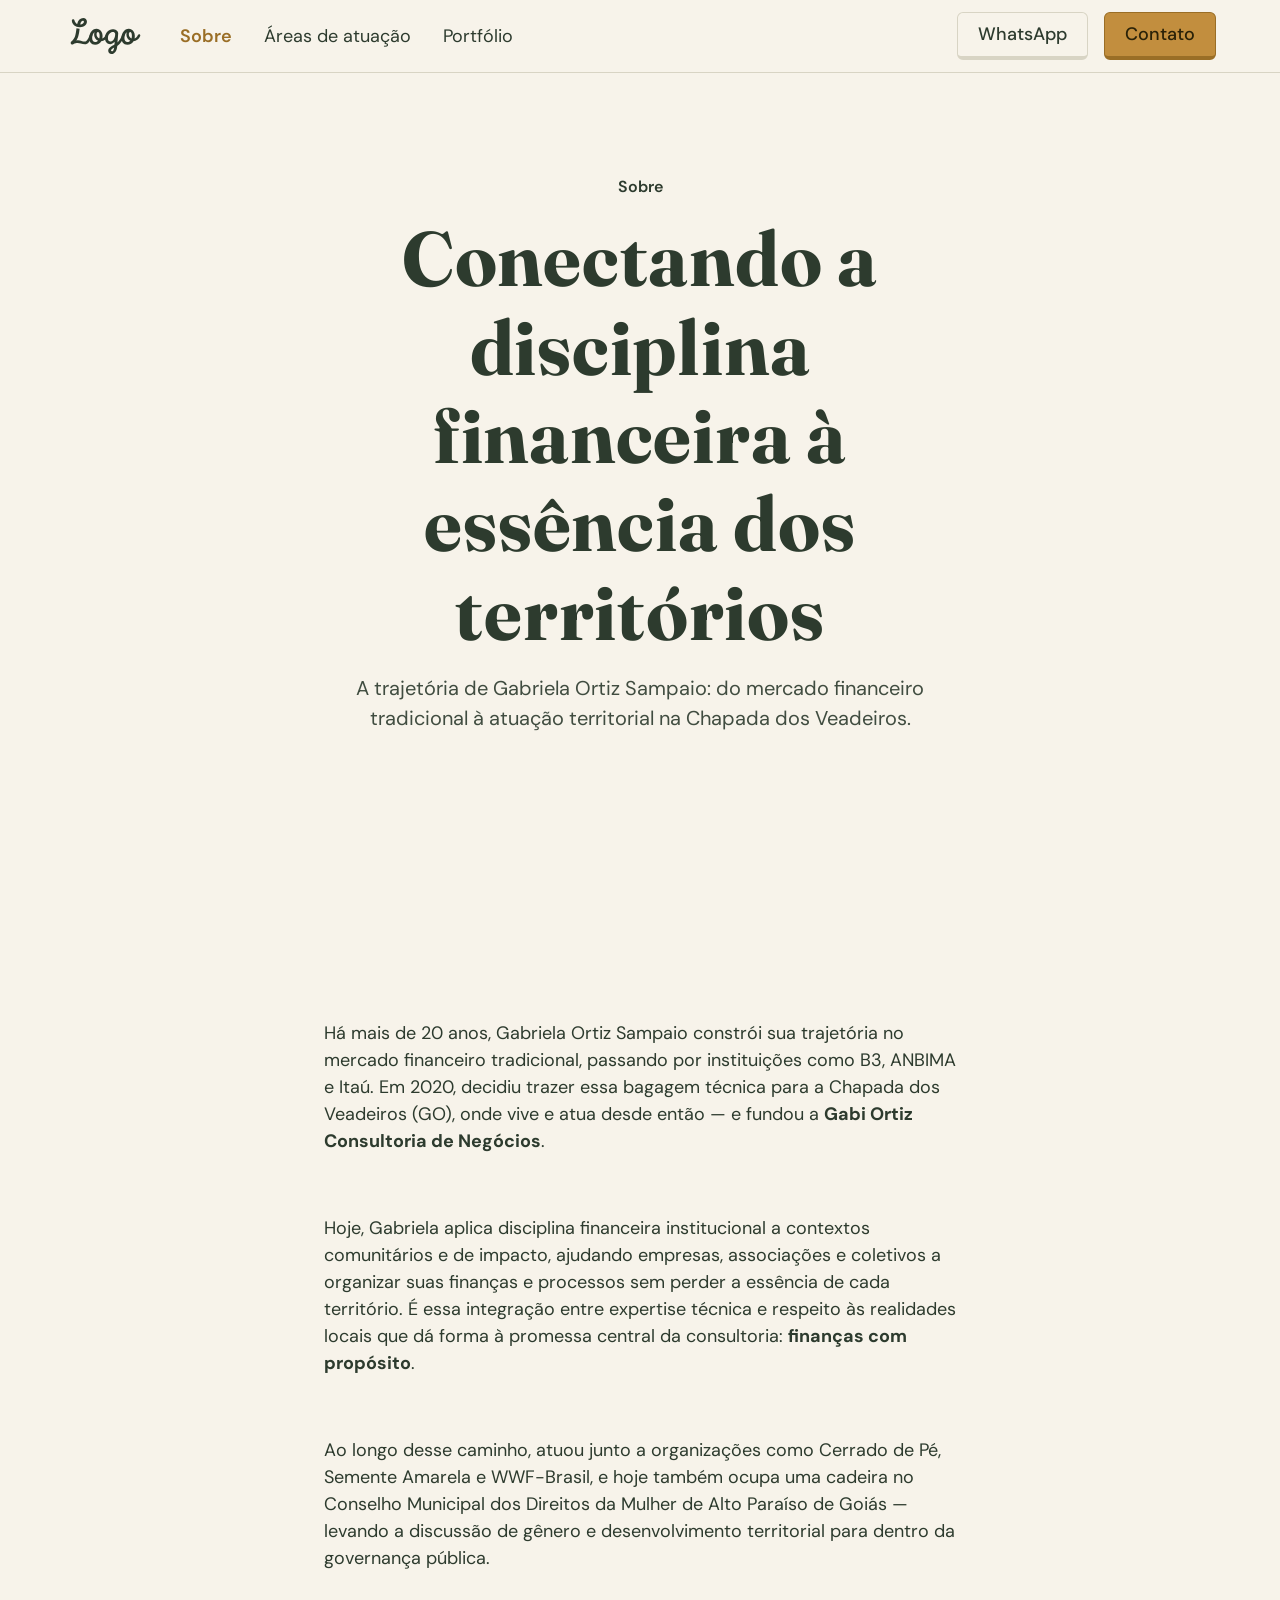
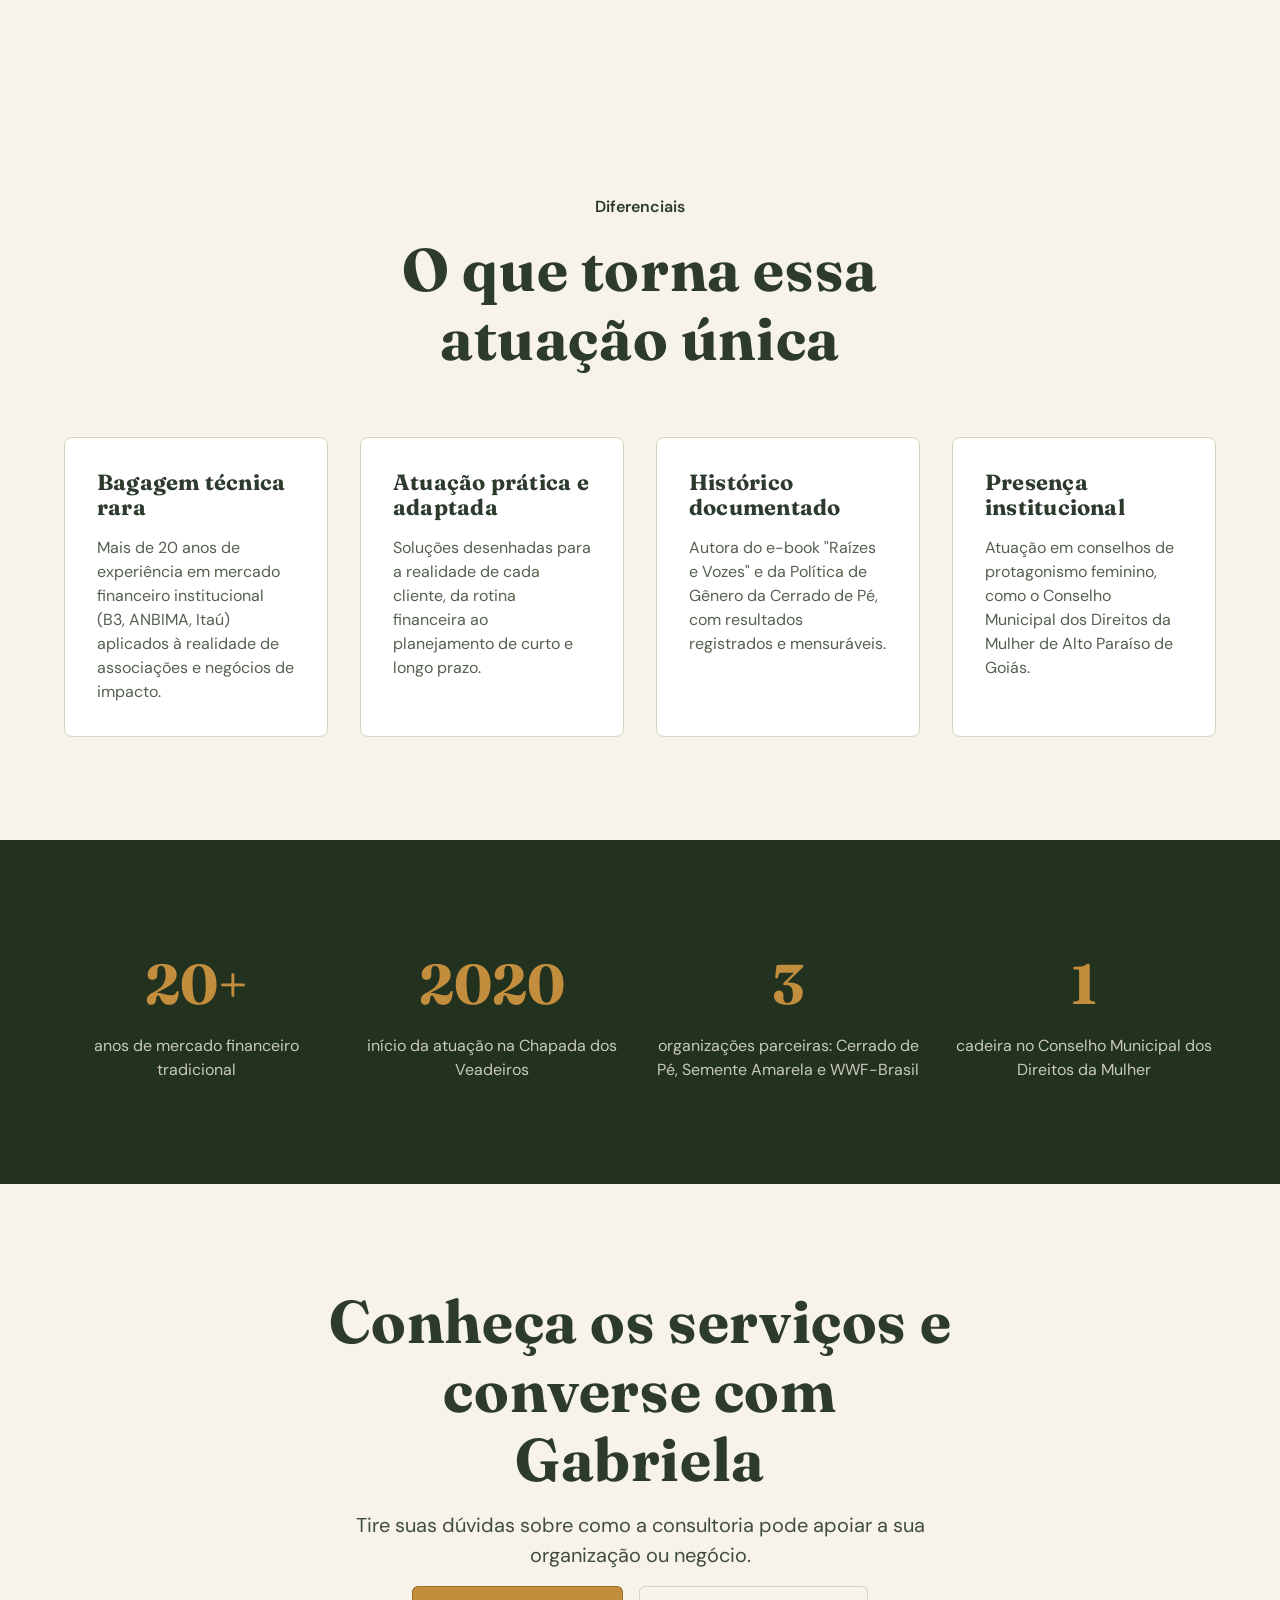
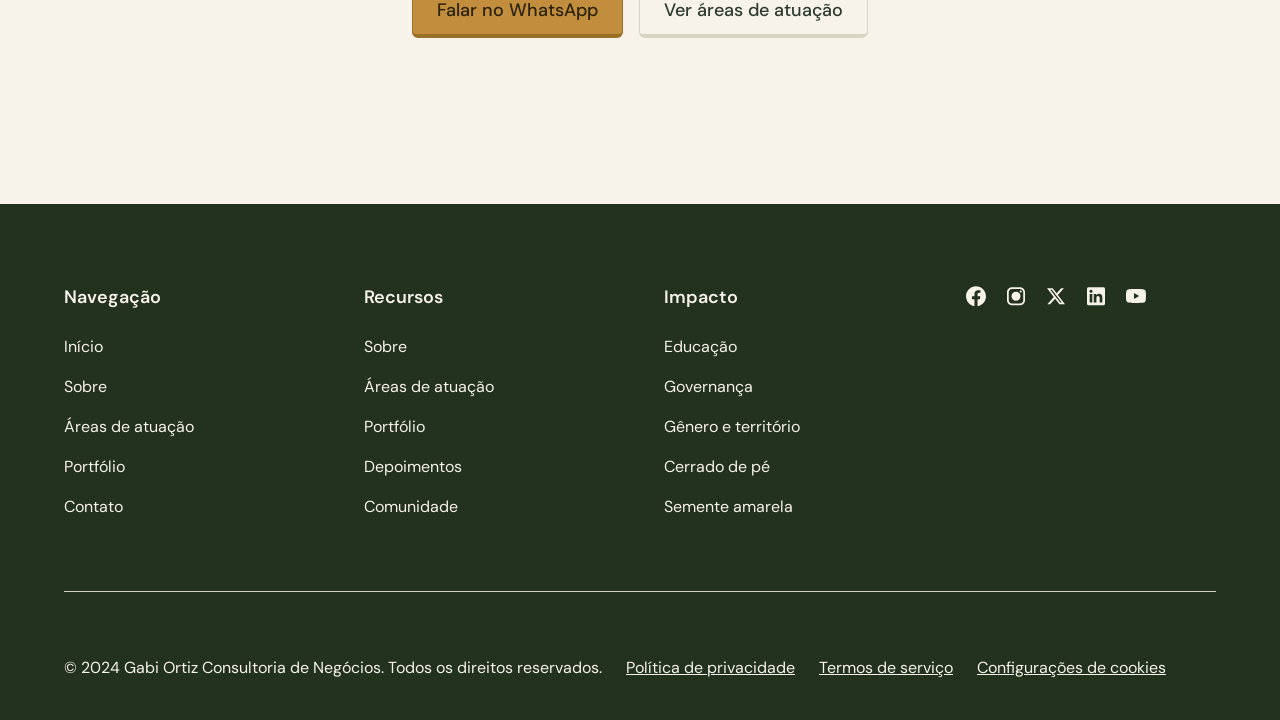
<file: sobre.html>
<!DOCTYPE html>
<html lang="pt-BR">
<head>
<meta charset="UTF-8" />
<meta name="viewport" content="width=device-width, initial-scale=1.0" />
<title>Sobre — Gabi Ortiz Consultoria de Negócios</title>
<meta name="description" content="Conectando a disciplina financeira à essência dos territórios: a trajetória de Gabriela Ortiz Sampaio, do mercado financeiro tradicional à atuação na Chapada dos Veadeiros." />
<link rel="preconnect" href="https://fonts.googleapis.com" />
<link rel="preconnect" href="https://fonts.gstatic.com" crossorigin />
<link href="https://fonts.googleapis.com/css2?family=Fraunces:ital,opsz,wght@0,9..144,400;0,9..144,500;0,9..144,600;0,9..144,700;0,9..144,900&family=DM+Sans:ital,opsz,wght@0,9..40,400;0,9..40,500;0,9..40,600;0,9..40,700&display=swap" rel="stylesheet" />
<link rel="stylesheet" href="fig/site.css" />
</head>
<body>

<header class="navbar">
  <div class="wrap">
    <div class="navbar-left">
      <a href="index.html" class="logo" aria-label="Gabi Ortiz — página inicial">
        <svg viewBox="0 0 84 36" xmlns="http://www.w3.org/2000/svg" fill="currentColor">
          <g transform="translate(57.483,10.874)"><path d="M 16.428 6.207 L 16.391 6.244 C 16.651 5.538 17.172 5.278 17.618 5.278 C 18.25 5.278 18.807 5.761 18.807 6.467 C 18.807 6.616 18.807 6.802 18.733 7.025 C 17.432 10.37 14.681 12.08 12.005 12.34 C 10.779 14.421 8.772 15.945 5.91 15.945 C 1.821 15.945 0 12.712 0 9.181 C 0 4.832 2.75 0 7.359 0 C 8.363 0 9.218 0.223 9.924 0.52 C 12.005 1.301 13.343 4.014 13.343 6.913 C 13.343 7.843 13.269 8.772 13.046 9.664 C 14.421 9.181 15.722 8.065 16.428 6.207 Z M 8.66 3.048 L 8.66 3.011 C 7.843 3.011 7.359 4.088 7.359 5.389 C 7.359 7.285 8.4 9.032 10.035 9.664 C 10.296 8.846 10.407 7.917 10.407 6.839 C 10.407 4.758 9.775 3.048 8.66 3.048 Z M 5.947 13.232 C 6.988 13.232 8.028 12.786 8.846 11.857 C 6.43 10.779 4.906 8.251 4.906 5.835 C 4.906 5.018 5.055 4.163 5.278 3.419 C 3.791 4.646 2.936 7.062 2.936 9.181 C 2.936 11.931 4.237 13.232 5.947 13.232 Z"/></g>
          <g transform="translate(40.997,11.321)"><path d="M 17.06 5.761 L 17.023 5.798 C 17.283 5.092 17.729 4.795 18.175 4.795 C 18.807 4.795 19.439 5.352 19.439 6.058 C 19.439 6.244 19.402 6.393 19.327 6.579 C 17.878 10.11 15.722 14.235 12.266 16.651 L 12.191 17.395 C 11.782 21.855 9.515 24.68 6.653 24.68 C 4.497 24.68 3.234 23.193 3.234 21.446 C 3.234 18.287 6.467 17.135 9.478 15.202 C 9.552 14.421 9.589 13.529 9.627 12.526 C 8.14 14.161 6.542 14.83 5.129 14.83 C 2.304 14.83 0 12.526 0 8.995 C 0 3.568 3.568 0 7.545 0 L 7.582 0 C 10.296 0 13.195 1.45 13.195 4.051 C 13.195 4.906 12.823 9.552 12.526 13.158 C 14.533 11.262 16.205 8.177 17.06 5.761 Z M 5.538 12.154 C 6.913 12.154 8.772 11.299 9.924 7.099 C 10.11 6.17 10.221 5.352 10.184 4.386 C 9.961 3.382 9.106 2.788 7.88 2.788 C 5.352 2.788 2.936 5.203 2.936 8.883 C 2.936 11.113 3.977 12.154 5.538 12.154 Z M 6.95 21.966 L 6.988 21.966 C 7.768 21.966 8.623 21.446 9.181 18.101 C 7.545 19.067 6.021 20.034 6.021 21.186 C 6.021 21.669 6.393 21.966 6.95 21.966 Z"/></g>
          <g transform="translate(25.221,10.874)"><path d="M 16.428 6.207 L 16.391 6.244 C 16.651 5.538 17.172 5.278 17.618 5.278 C 18.25 5.278 18.807 5.761 18.807 6.467 C 18.807 6.616 18.807 6.802 18.733 7.025 C 17.432 10.37 14.681 12.08 12.005 12.34 C 10.779 14.421 8.772 15.945 5.91 15.945 C 1.821 15.945 0 12.712 0 9.181 C 0 4.832 2.75 0 7.359 0 C 8.363 0 9.218 0.223 9.924 0.52 C 12.005 1.301 13.343 4.014 13.343 6.913 C 13.343 7.843 13.269 8.772 13.046 9.664 C 14.421 9.181 15.722 8.065 16.428 6.207 Z M 8.66 3.048 L 8.66 3.011 C 7.842 3.011 7.359 4.088 7.359 5.389 C 7.359 7.285 8.4 9.032 10.035 9.664 C 10.296 8.846 10.407 7.917 10.407 6.839 C 10.407 4.758 9.775 3.048 8.66 3.048 Z M 5.947 13.232 C 6.988 13.232 8.028 12.786 8.846 11.857 C 6.43 10.779 4.906 8.251 4.906 5.835 C 4.906 5.018 5.055 4.163 5.278 3.419 C 3.791 4.646 2.936 7.062 2.936 9.181 C 2.936 11.931 4.237 13.232 5.947 13.232 Z"/></g>
          <g transform="translate(6.667,10.241)"><path d="M 20.443 5.667 C 19.923 5.667 19.476 5.927 19.179 6.634 C 18.213 9.087 16.206 13.25 14.161 13.25 C 12.874 13.25 11.878 12.959 10.871 12.664 C 9.843 12.364 8.805 12.06 7.434 12.06 C 6.951 12.06 6.282 12.135 5.65 12.246 C 7.553 9.65 8.264 6.507 8.953 0.564 C 7.656 0.482 6.601 0.242 5.831 0 C 5.01 7.536 4.077 10.41 0.669 13.25 C 0.223 13.621 0 14.142 0 14.662 C 0 15.48 0.706 16.186 1.598 16.186 C 1.896 16.186 2.23 16.075 2.565 15.926 C 4.46 15.071 5.613 14.848 7.025 14.848 C 7.923 14.848 8.998 15.105 10.149 15.38 C 11.474 15.697 12.9 16.037 14.273 16.037 C 17.284 16.037 19.253 13.101 21.446 7.414 C 21.558 7.228 21.595 7.005 21.595 6.819 C 21.595 6.113 21.038 5.667 20.443 5.667 Z"/></g>
          <g transform="translate(7.819,0)"><path d="M 4.868 8.703 C 5.541 8.938 6.592 9.211 7.954 9.292 L 8.177 9.292 C 12.377 9.292 15.128 6.69 15.128 3.568 C 15.128 1.561 13.567 0 11.374 0 C 8.437 0 6.393 2.007 5.352 5.984 C 4.051 5.278 3.159 4.014 2.713 2.416 C 2.49 1.635 2.007 1.152 1.338 1.152 C 0.52 1.152 0 1.784 0 2.639 C 0 5.166 1.97 7.582 4.869 8.698 L 4.868 8.703 Z M 8.4 6.579 C 8.958 4.014 9.85 2.788 11.039 2.788 C 11.671 2.788 12.08 3.159 12.08 3.828 C 12.08 5.055 10.779 6.505 8.4 6.579 Z" fill-rule="evenodd"/></g>
        </svg>
      </a>
      <nav class="nav-links">
        <a href="sobre.html" class="active">Sobre</a>
        <a href="areas-de-atuacao.html">Áreas de atuação</a>
        <a href="portfolio.html">Portfólio</a>
      </nav>
    </div>
    <div class="navbar-actions">
      <a class="btn btn-outline btn-sm" href="https://wa.me/5562999570087" target="_blank" rel="noopener">WhatsApp</a>
      <a class="btn btn-primary btn-sm" href="#contato">Contato</a>
    </div>
  </div>
</header>

<main>

  <section class="section">
    <div class="wrap section-head">
      <p class="eyebrow">Sobre</p>
      <h1 class="display heading-1">Conectando a disciplina financeira à essência dos territórios</h1>
      <p class="lead">A trajetória de Gabriela Ortiz Sampaio: do mercado financeiro tradicional à atuação territorial na Chapada dos Veadeiros.</p>
    </div>
  </section>

  <section class="section">
    <div class="wrap" style="max-width:760px; display:flex; flex-direction:column; gap:24px;">
      <p>Há mais de 20 anos, Gabriela Ortiz Sampaio constrói sua trajetória no mercado financeiro tradicional, passando por instituições como B3, ANBIMA e Itaú. Em 2020, decidiu trazer essa bagagem técnica para a Chapada dos Veadeiros (GO), onde vive e atua desde então — e fundou a <strong>Gabi Ortiz Consultoria de Negócios</strong>.</p>
      <p>Hoje, Gabriela aplica disciplina financeira institucional a contextos comunitários e de impacto, ajudando empresas, associações e coletivos a organizar suas finanças e processos sem perder a essência de cada território. É essa integração entre expertise técnica e respeito às realidades locais que dá forma à promessa central da consultoria: <strong>finanças com propósito</strong>.</p>
      <p>Ao longo desse caminho, atuou junto a organizações como Cerrado de Pé, Semente Amarela e WWF-Brasil, e hoje também ocupa uma cadeira no Conselho Municipal dos Direitos da Mulher de Alto Paraíso de Goiás — levando a discussão de gênero e desenvolvimento territorial para dentro da governança pública.</p>
    </div>
  </section>

  <section class="section">
    <div class="wrap section-head">
      <p class="eyebrow">Diferenciais</p>
      <h2 class="heading-2">O que torna essa atuação única</h2>
    </div>
    <div class="wrap grid grid-4">
      <div class="card">
        <h3>Bagagem técnica rara</h3>
        <p>Mais de 20 anos de experiência em mercado financeiro institucional (B3, ANBIMA, Itaú) aplicados à realidade de associações e negócios de impacto.</p>
      </div>
      <div class="card">
        <h3>Atuação prática e adaptada</h3>
        <p>Soluções desenhadas para a realidade de cada cliente, da rotina financeira ao planejamento de curto e longo prazo.</p>
      </div>
      <div class="card">
        <h3>Histórico documentado</h3>
        <p>Autora do e-book "Raízes e Vozes" e da Política de Gênero da Cerrado de Pé, com resultados registrados e mensuráveis.</p>
      </div>
      <div class="card">
        <h3>Presença institucional</h3>
        <p>Atuação em conselhos de protagonismo feminino, como o Conselho Municipal dos Direitos da Mulher de Alto Paraíso de Goiás.</p>
      </div>
    </div>
  </section>

  <section class="section on-dark">
    <div class="wrap grid grid-4">
      <div class="stat"><span class="num">20+</span><span class="label">anos de mercado financeiro tradicional</span></div>
      <div class="stat"><span class="num">2020</span><span class="label">início da atuação na Chapada dos Veadeiros</span></div>
      <div class="stat"><span class="num">3</span><span class="label">organizações parceiras: Cerrado de Pé, Semente Amarela e WWF-Brasil</span></div>
      <div class="stat"><span class="num">1</span><span class="label">cadeira no Conselho Municipal dos Direitos da Mulher</span></div>
    </div>
  </section>

  <section class="section" id="contato">
    <div class="wrap section-head">
      <h2 class="heading-2">Conheça os serviços e converse com Gabriela</h2>
      <p class="lead">Tire suas dúvidas sobre como a consultoria pode apoiar a sua organização ou negócio.</p>
      <div style="display:flex; gap:16px; flex-wrap:wrap; justify-content:center;">
        <a class="btn btn-primary" href="https://wa.me/5562999570087" target="_blank" rel="noopener">Falar no WhatsApp</a>
        <a class="btn btn-outline" href="areas-de-atuacao.html">Ver áreas de atuação</a>
      </div>
    </div>
  </section>

</main>

<footer class="footer">
  <div class="wrap">
    <div class="footer-top">
      <div class="footer-col">
        <h4>Navegação</h4>
        <a href="index.html">Início</a>
        <a href="sobre.html">Sobre</a>
        <a href="areas-de-atuacao.html">Áreas de atuação</a>
        <a href="portfolio.html">Portfólio</a>
        <a href="#contato">Contato</a>
      </div>
      <div class="footer-col">
        <h4>Recursos</h4>
        <a href="sobre.html">Sobre</a>
        <a href="areas-de-atuacao.html">Áreas de atuação</a>
        <a href="portfolio.html">Portfólio</a>
        <a href="portfolio.html#depoimentos">Depoimentos</a>
        <a href="areas-de-atuacao.html#genero-e-territorio">Comunidade</a>
      </div>
      <div class="footer-col">
        <h4>Impacto</h4>
        <a href="areas-de-atuacao.html#educacao-financeira">Educação</a>
        <a href="areas-de-atuacao.html#governanca">Governança</a>
        <a href="areas-de-atuacao.html#genero-e-territorio">Gênero e território</a>
        <a href="portfolio.html#cerrado-de-pe">Cerrado de pé</a>
        <a href="portfolio.html#semente-amarela">Semente amarela</a>
      </div>
      <div class="footer-social">
        <a href="#" aria-label="Facebook" target="_blank" rel="noopener"><svg viewBox="0 0 24 24" fill="currentColor"><g transform="translate(2,2.243)"><path d="M 20 10.061 C 20 4.505 15.523 0 10 0 C 4.477 0 0 4.505 0 10.061 C 0 15.083 3.657 19.245 8.438 20 L 8.438 12.969 L 5.898 12.969 L 5.898 10.061 L 8.438 10.061 L 8.438 7.845 C 8.438 5.323 9.93 3.93 12.215 3.93 C 13.309 3.93 14.453 4.127 14.453 4.127 L 14.453 6.603 L 13.192 6.603 C 11.95 6.603 11.563 7.378 11.563 8.174 L 11.563 10.061 L 14.336 10.061 L 13.893 12.969 L 11.563 12.969 L 11.563 20 C 16.343 19.245 20 15.083 20 10.061 Z" fill-rule="evenodd"/></g></svg></a>
        <a href="#" aria-label="Instagram" target="_blank" rel="noopener"><svg viewBox="0 0 24 24" fill="currentColor"><g transform="translate(3,3.243)"><path d="M 13 0 L 5 0 C 2.239 0 0 2.239 0 5 L 0 13 C 0 15.761 2.239 18 5 18 L 13 18 C 15.761 18 18 15.761 18 13 L 18 5 C 18 2.239 15.761 0 13 0 Z M 16.25 13 C 16.245 14.793 14.793 16.245 13 16.25 L 5 16.25 C 3.207 16.245 1.755 14.793 1.75 13 L 1.75 5 C 1.755 3.207 3.207 1.755 5 1.75 L 13 1.75 C 14.793 1.755 16.245 3.207 16.25 5 L 16.25 13 Z M 13.75 5.25 C 14.302 5.25 14.75 4.802 14.75 4.25 C 14.75 3.698 14.302 3.25 13.75 3.25 C 13.198 3.25 12.75 3.698 12.75 4.25 C 12.75 4.802 13.198 5.25 13.75 5.25 Z M 9 4.5 C 6.515 4.5 4.5 6.515 4.5 9 C 4.5 11.485 6.515 13.5 9 13.5 C 11.485 13.5 13.5 11.485 13.5 9 C 13.503 7.806 13.029 6.66 12.185 5.815 C 11.34 4.971 10.194 4.497 9 4.5 Z M 6.25 9 C 6.25 10.519 7.481 11.75 9 11.75 C 10.519 11.75 11.75 10.519 11.75 9 C 11.75 7.481 10.519 6.25 9 6.25 C 7.481 6.25 6.25 7.481 6.25 9 Z"/></g></svg></a>
        <a href="#" aria-label="X" target="_blank" rel="noopener"><svg viewBox="0 0 24 24" fill="currentColor"><g transform="translate(3,4.243)"><path d="M 14.176 0 L 16.936 0 L 10.906 6.777 L 18 16 L 12.446 16 L 8.095 10.407 L 3.117 16 L 0.355 16 L 6.805 8.751 L 0 0 L 5.695 0 L 9.628 5.113 L 14.176 0 Z M 13.207 14.375 L 14.737 14.375 L 4.864 1.539 L 3.223 1.539 L 13.207 14.375 Z" fill-rule="evenodd"/></g></svg></a>
        <a href="https://www.linkedin.com/in/gabriela-ortizsampaio-77a1421b0" aria-label="LinkedIn" target="_blank" rel="noopener"><svg viewBox="0 0 24 24" fill="currentColor"><g transform="translate(3,3.243)"><path d="M 1.5 0 C 0.672 0 0 0.672 0 1.5 L 0 16.5 C 0 17.328 0.672 18 1.5 18 L 16.5 18 C 17.328 18 18 17.328 18 16.5 L 18 1.5 C 18 0.672 17.328 0 16.5 0 L 1.5 0 Z M 5.521 4.003 C 5.526 4.959 4.811 5.548 3.961 5.544 C 3.161 5.54 2.464 4.903 2.468 4.004 C 2.472 3.159 3.14 2.48 4.008 2.499 C 4.888 2.519 5.526 3.165 5.521 4.003 Z M 9.28 6.762 L 6.76 6.762 L 6.758 6.762 L 6.758 15.322 L 9.422 15.322 L 9.422 15.122 C 9.422 14.742 9.421 14.362 9.421 13.982 C 9.42 12.968 9.419 11.953 9.425 10.94 C 9.426 10.694 9.437 10.438 9.5 10.203 C 9.738 9.325 10.527 8.759 11.407 8.898 C 11.973 8.986 12.347 9.314 12.504 9.847 C 12.601 10.18 12.645 10.539 12.649 10.886 C 12.661 11.934 12.659 12.981 12.657 14.029 C 12.657 14.399 12.656 14.769 12.656 15.139 L 12.656 15.32 L 15.328 15.32 L 15.328 15.115 C 15.328 14.663 15.328 14.211 15.327 13.759 C 15.327 12.63 15.326 11.5 15.329 10.37 C 15.331 9.86 15.276 9.356 15.151 8.863 C 14.964 8.129 14.577 7.521 13.948 7.082 C 13.503 6.77 13.013 6.569 12.466 6.547 C 12.404 6.544 12.341 6.541 12.278 6.537 C 11.998 6.522 11.714 6.507 11.447 6.561 C 10.682 6.714 10.01 7.064 9.502 7.681 C 9.443 7.752 9.385 7.824 9.299 7.931 L 9.28 7.956 L 9.28 6.762 Z M 2.682 15.324 L 5.332 15.324 L 5.332 6.767 L 2.682 6.767 L 2.682 15.324 Z" fill-rule="evenodd"/></g></svg></a>
        <a href="#" aria-label="YouTube" target="_blank" rel="noopener"><svg viewBox="0 0 24 24" fill="currentColor"><g transform="translate(1.986,5)"><path d="M 19.607 2.203 C 19.493 1.78 19.271 1.395 18.961 1.085 C 18.652 0.775 18.267 0.552 17.845 0.437 C 16.279 0.007 10.014 0 10.014 0 C 10.014 0 3.75 -0.007 2.183 0.404 C 1.761 0.524 1.377 0.751 1.068 1.062 C 0.758 1.373 0.534 1.759 0.417 2.182 C 0.004 3.748 0 6.996 0 6.996 C 0 6.996 -0.004 10.26 0.406 11.81 C 0.636 12.667 1.311 13.344 2.169 13.575 C 3.751 14.005 9.999 14.012 9.999 14.012 C 9.999 14.012 16.264 14.019 17.83 13.609 C 18.252 13.494 18.638 13.271 18.948 12.962 C 19.258 12.653 19.481 12.268 19.597 11.846 C 20.011 10.281 20.014 7.034 20.014 7.034 C 20.014 7.034 20.034 3.769 19.607 2.203 Z M 8.01 10.005 L 8.015 4.005 L 13.222 7.01 L 8.01 10.005 Z" fill-rule="evenodd"/></g></svg></a>
      </div>
    </div>
    <hr class="divider" />
    <div class="footer-bottom">
      <div class="footer-bottom-links">
        <span class="footer-copy">© 2024 Gabi Ortiz Consultoria de Negócios. Todos os direitos reservados.</span>
        <a href="#">Política de privacidade</a>
        <a href="#">Termos de serviço</a>
        <a href="#">Configurações de cookies</a>
      </div>
    </div>
  </div>
</footer>

</body>
</html>
</file>
<file: fig/site.css>
/* Shared stylesheet for static inner pages (Sobre, Áreas de Atuação, Portfólio).
   Mirrors the palette, type system and components used on the homepage (index.html / fig/Components.bundle.js). */

:root {
  --sand: #F7F3EA;
  --sand-card: #FFFFFF;
  --ink: #2D3B2E;
  --ink-soft: #55604F;
  --green-dark: #23311F;
  --green-card-dark: #2C3D26;
  --gold: #C28E3E;
  --gold-dark: #9A6E26;
  --cta-text: #2A2208;
  --border: #D8D4C4;
  --border-dark: rgba(247,243,234,0.18);
  --maxw: 1280px;
  --pad: clamp(20px, 5vw, 64px);
}

* { box-sizing: border-box; }
html { scroll-behavior: smooth; }
body {
  margin: 0;
  background: var(--sand);
  color: var(--ink);
  font-family: "DM Sans", -apple-system, BlinkMacSystemFont, "Segoe UI", Roboto, "Helvetica Neue", Arial, sans-serif;
  font-size: 18px;
  line-height: 1.5;
  -webkit-font-smoothing: antialiased;
}
img { max-width: 100%; display: block; }
a { color: inherit; text-decoration: none; }

.wrap { max-width: var(--maxw); margin: 0 auto; padding-left: var(--pad); padding-right: var(--pad); }

h1, h2, h3, .display {
  font-family: "Fraunces", Georgia, serif;
  font-weight: 700;
  line-height: 1.15;
  letter-spacing: 0.01em;
  margin: 0;
  color: inherit;
}

/* ===== Navbar ===== */
.navbar {
  background: var(--sand);
  border-bottom: 1px solid var(--border);
}
.navbar .wrap {
  height: 72px;
  display: flex;
  align-items: center;
  justify-content: space-between;
  gap: 32px;
}
.navbar-left { display: flex; align-items: center; gap: 32px; }
.logo { display: flex; align-items: center; width: 84px; height: 36px; color: var(--ink); flex-shrink: 0; }
.logo svg { width: 84px; height: 36px; }
.nav-links { display: flex; align-items: center; gap: 32px; }
.nav-links a { font-size: 18px; color: var(--ink); }
.nav-links a:hover { color: var(--gold-dark); }
.nav-links a.active { color: var(--gold-dark); font-weight: 600; }
.navbar-actions { display: flex; align-items: center; gap: 16px; }

/* ===== Buttons ===== */
.btn {
  display: inline-flex;
  align-items: center;
  justify-content: center;
  gap: 8px;
  width: fit-content;
  border-radius: 6px;
  padding: 10px 24px;
  font-family: "DM Sans", sans-serif;
  font-weight: 500;
  font-size: 18px;
  white-space: nowrap;
  cursor: pointer;
}
.btn-sm { padding: 8px 20px; font-size: 18px; }
.btn-primary {
  background: var(--gold);
  color: var(--cta-text);
  border-top: 1.5px solid var(--gold-dark);
  border-right: 1.5px solid var(--gold-dark);
  border-left: 1.5px solid var(--gold-dark);
  border-bottom: 4px solid var(--gold-dark);
}
.btn-primary:hover { filter: brightness(0.97); }
.btn-outline {
  background: transparent;
  color: var(--ink);
  border-top: 1.5px solid var(--border);
  border-right: 1.5px solid var(--border);
  border-left: 1.5px solid var(--border);
  border-bottom: 4px solid var(--border);
}
.btn-link { background: none; border: none; padding: 0; color: var(--ink); font-weight: 500; }
.btn-link .chevron { width: 16px; height: 16px; }

/* on dark sections, outline/link buttons use sand tones */
.on-dark .btn-outline { color: var(--sand); border-color: var(--border-dark); }
.on-dark .nav-links a { color: var(--sand); }

/* ===== Sections ===== */
.section {
  padding: clamp(64px, 8vw, 112px) 0;
}
.section.on-dark { background: var(--green-dark); color: var(--sand); }
.section-head {
  max-width: 768px;
  margin: 0 auto 64px;
  display: flex;
  flex-direction: column;
  align-items: center;
  gap: 16px;
  text-align: center;
}
.eyebrow {
  font-size: 16px;
  font-weight: 600;
  color: inherit;
  margin: 0;
}
.heading-1 { font-size: clamp(40px, 6vw, 84px); }
.heading-2 { font-size: clamp(34px, 5vw, 60px); }
.heading-4 { font-size: clamp(24px, 3vw, 32px); }
.lead { font-size: 20px; color: inherit; opacity: 0.9; margin: 0; }

/* ===== Cards / grids ===== */
.grid {
  display: grid;
  gap: 32px;
}
.grid-2 { grid-template-columns: repeat(2, 1fr); }
.grid-3 { grid-template-columns: repeat(3, 1fr); }
.grid-4 { grid-template-columns: repeat(4, 1fr); }
@media (max-width: 900px) {
  .grid-2, .grid-3, .grid-4 { grid-template-columns: 1fr; }
}

.card {
  background: var(--sand-card);
  border: 1px solid var(--border);
  border-radius: 8px;
  padding: 32px;
  display: flex;
  flex-direction: column;
  gap: 16px;
}
.on-dark .card { background: var(--green-card-dark); border-color: var(--border-dark); }
.card .icon { width: 40px; height: 40px; color: var(--gold-dark); }
.on-dark .card .icon { color: var(--gold); }
.card h3 { font-size: 22px; }
.card p { margin: 0; font-size: 16px; color: var(--ink-soft); }
.on-dark .card p { color: rgba(247,243,234,0.78); }

.stat { display: flex; flex-direction: column; gap: 8px; text-align: center; }
.stat .num { font-family: "Fraunces", serif; font-weight: 700; font-size: clamp(40px, 5vw, 56px); color: var(--gold-dark); }
.on-dark .stat .num { color: var(--gold); }
.stat .label { font-size: 16px; color: var(--ink-soft); }
.on-dark .stat .label { color: rgba(247,243,234,0.78); }

.divider { height: 1px; background: var(--border); border: none; margin: 0; }
.on-dark .divider { background: var(--border-dark); }

/* ===== Footer ===== */
.footer { background: var(--green-dark); color: var(--sand); padding: 80px 0 40px; }
.footer .wrap { display: flex; flex-direction: column; gap: 64px; }
.footer-top { display: flex; flex-wrap: wrap; gap: 48px; justify-content: space-between; }
.footer-col { flex: 1 1 200px; min-width: 180px; }
.footer-col h4 { font-family: "DM Sans", sans-serif; font-weight: 600; font-size: 18px; margin: 0 0 16px; }
.footer-col a { display: block; padding: 8px 0; font-size: 16px; color: var(--sand); }
.footer-col a:hover { color: var(--gold); }
.footer-social { flex: 1 1 200px; min-width: 180px; display: flex; align-items: flex-start; gap: 16px; }
.footer-social a { color: var(--sand); width: 24px; height: 24px; }
.footer-social svg { width: 24px; height: 24px; }
.footer-bottom { display: flex; flex-wrap: wrap; gap: 24px; align-items: center; justify-content: space-between; }
.footer-bottom-links { display: flex; flex-wrap: wrap; gap: 24px; align-items: center; font-size: 16px; }
.footer-bottom-links a { text-decoration: underline; }
.footer-copy { font-size: 16px; }
</file>
